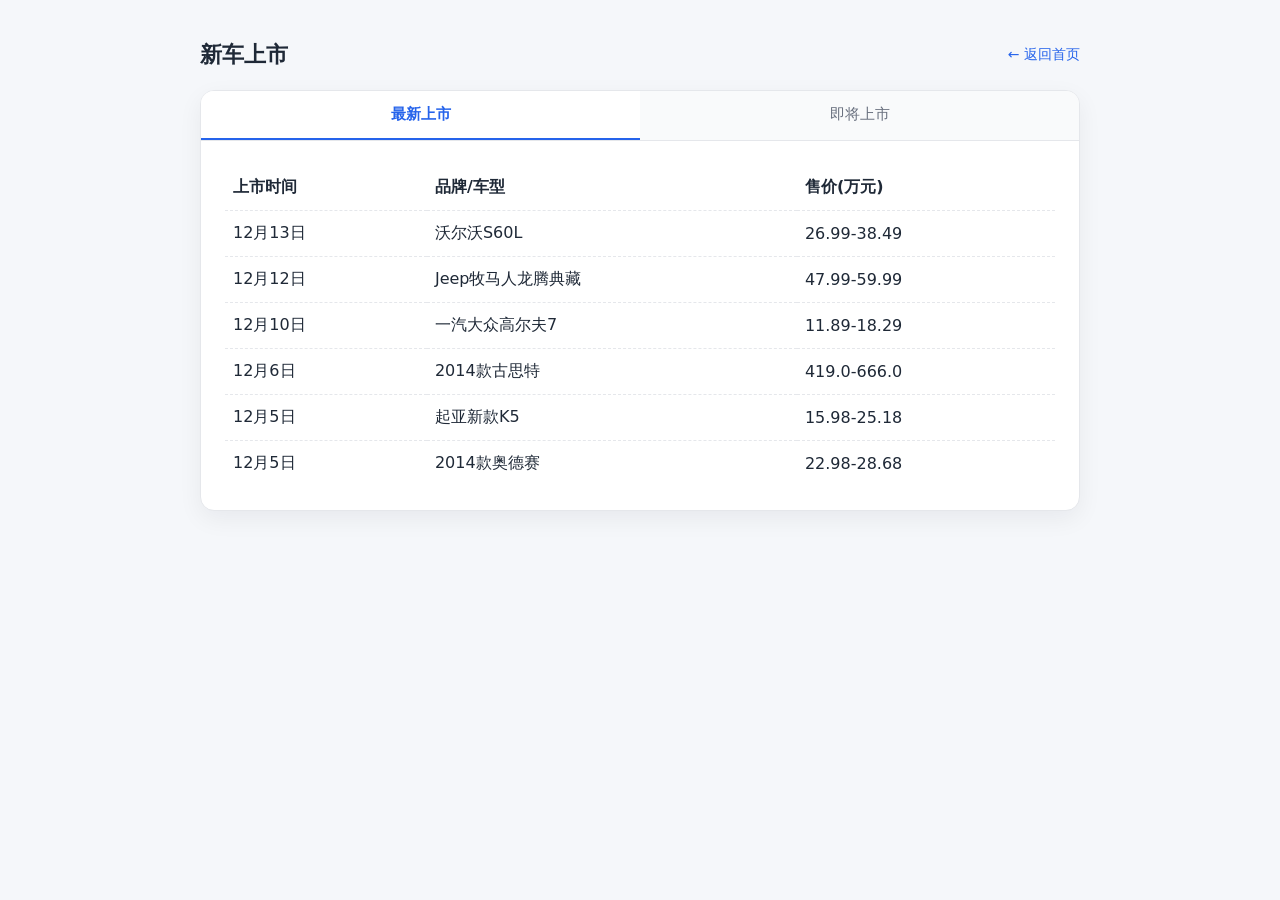
<file: index.html>
<!--
  作者：滕依灵
  建立时间：2026-11-02
  使用模型：DeepSeek-V4.1-Flash
  功能名称及简介：汽车上市选项卡页 —— 最新上市/即将上市两个选项卡切换，默认显示最新上市
-->
<!DOCTYPE html>
<html lang="zh-CN">
<head>
  <meta charset="UTF-8" />
  <meta name="viewport" content="width=device-width, initial-scale=1.0" />
  <title>汽车上市选项卡</title>
  <style>
    /* ===== 基础重置与页面底色 ===== */
    * {
      box-sizing: border-box;
    }

    body {
      margin: 0;
      min-height: 100vh;
      padding: 40px 20px;
      background: #f5f7fa;
      color: #1f2937;
      font-family: "Microsoft YaHei", "PingFang SC", system-ui, sans-serif;
    }

    .tyl_page {
      max-width: 880px;
      margin: 0 auto;
    }

    /* ===== 顶部标题与返回首页链接 ===== */
    .tyl_page__header {
      display: flex;
      align-items: center;
      justify-content: space-between;
      margin-bottom: 20px;
    }

    .tyl_page__title {
      margin: 0;
      font-size: 22px;
      font-weight: 700;
    }

    .tyl_page__back {
      color: #2563eb;
      font-size: 14px;
      text-decoration: none;
    }

    .tyl_page__back:hover {
      text-decoration: underline;
    }

    /* ===== 选项卡容器 ===== */
    .tyl_tabs {
      --tyl-accent: #2563eb;
      --tyl-border: #e5e7eb;
      --tyl-muted: #6b7280;
      background: #ffffff;
      border: 1px solid var(--tyl-border);
      border-radius: 14px;
      overflow: hidden;
      box-shadow: 0 8px 24px rgba(15, 23, 42, 0.06);
    }

    /* ===== 选项卡按钮栏 ===== */
    .tyl_tabs__nav {
      display: flex;
      border-bottom: 1px solid var(--tyl-border);
      background: #f9fafb;
    }

    .tyl_tabs__tab {
      flex: 1;
      padding: 14px 8px;
      border: 0;
      border-bottom: 2px solid transparent;
      background: transparent;
      color: var(--tyl-muted);
      font-size: 15px;
      cursor: pointer;
      transition: color 0.2s, border-color 0.2s, background 0.2s;
    }

    .tyl_tabs__tab:hover {
      color: var(--tyl-accent);
      background: #f3f4f6;
    }

    .tyl_tabs__tab:focus-visible {
      outline: 2px solid var(--tyl-accent);
      outline-offset: -2px;
    }

    /* 选中态：由 js 统一添加 is-active 类 */
    .tyl_tabs__tab.is-active {
      color: var(--tyl-accent);
      border-bottom-color: var(--tyl-accent);
      background: #ffffff;
      font-weight: 600;
    }

    /* ===== 内容面板 ===== */
    .tyl_tabs__panels {
      padding: 24px;
      min-height: 220px;
    }

    /* 表格样式，还原截图布局 */
    .car-table {
      width: 100%;
      border-collapse: collapse;
    }
    .car-table th,
    .car-table td {
      padding: 12px 8px;
      text-align: left;
      border-bottom: 1px dashed var(--tyl-border);
    }
    .car-table th {
      font-weight: 600;
    }
    .car-table tr:last-child td {
      border-bottom: none;
    }

    /* [hidden] 由 js 控制面板显隐，这里保证优先级 */
    .tyl_tabs__panel[hidden] {
      display: none;
    }

    /* ===== 移动端适配 ===== */
    @media (max-width: 560px) {
      body {
        padding: 20px 12px;
      }

      .tyl_tabs__tab {
        padding: 12px 4px;
        font-size: 13px;
      }

      .tyl_tabs__panels {
        padding: 16px;
      }
      .car-table th,
      .car-table td {
        padding: 8px 4px;
        font-size:14px;
      }
    }
  </style>
</head>
<body>
  <div class="tyl_page">
    <header class="tyl_page__header">
      <h1 class="tyl_page__title">新车上市</h1>
      <a class="tyl_page__back" href="index.html">← 返回首页</a>
    </header>

    <!-- 选项卡容器：data-tyl-tabs 标记可复用组件，data-tyl-default 指定默认选中项 -->
    <div class="tyl_tabs" data-tyl-tabs data-tyl-default="new">
      <div class="tyl_tabs__nav" role="tablist" aria-label="新车分类">
        <button class="tyl_tabs__tab" type="button" role="tab" data-tyl-tab="new"
                aria-selected="true" aria-controls="tyl_panel_new">最新上市</button>
        <button class="tyl_tabs__tab" type="button" role="tab" data-tyl-tab="soon"
                aria-selected="false" aria-controls="tyl_panel_soon">即将上市</button>
      </div>

      <div class="tyl_tabs__panels">
        <section class="tyl_tabs__panel" id="tyl_panel_new" role="tabpanel" data-tyl-panel="new">
          <table class="car-table">
            <thead>
              <tr>
                <th>上市时间</th>
                <th>品牌/车型</th>
                <th>售价(万元)</th>
              </tr>
            </thead>
            <tbody>
              <tr>
                <td>12月13日</td>
                <td>沃尔沃S60L</td>
                <td>26.99-38.49</td>
              </tr>
              <tr>
                <td>12月12日</td>
                <td>Jeep牧马人龙腾典藏</td>
                <td>47.99-59.99</td>
              </tr>
              <tr>
                <td>12月10日</td>
                <td>一汽大众高尔夫7</td>
                <td>11.89-18.29</td>
              </tr>
              <tr>
                <td>12月6日</td>
                <td>2014款古思特</td>
                <td>419.0-666.0</td>
              </tr>
              <tr>
                <td>12月5日</td>
                <td>起亚新款K5</td>
                <td>15.98-25.18</td>
              </tr>
              <tr>
                <td>12月5日</td>
                <td>2014款奥德赛</td>
                <td>22.98-28.68</td>
              </tr>
            </tbody>
          </table>
        </section>

        <section class="tyl_tabs__panel" id="tyl_panel_soon" role="tabpanel" data-tyl-panel="soon" hidden>
          <p>即将上市车型信息待更新</p>
        </section>
      </div>
    </div>
  </div>

  <!-- 选项卡逻辑放在 js/tyl-tabs.js，外部引用，可跨页面复用 -->
  <script src="js/tyl-tabs.js"></script>
</body>
</html>
</file>
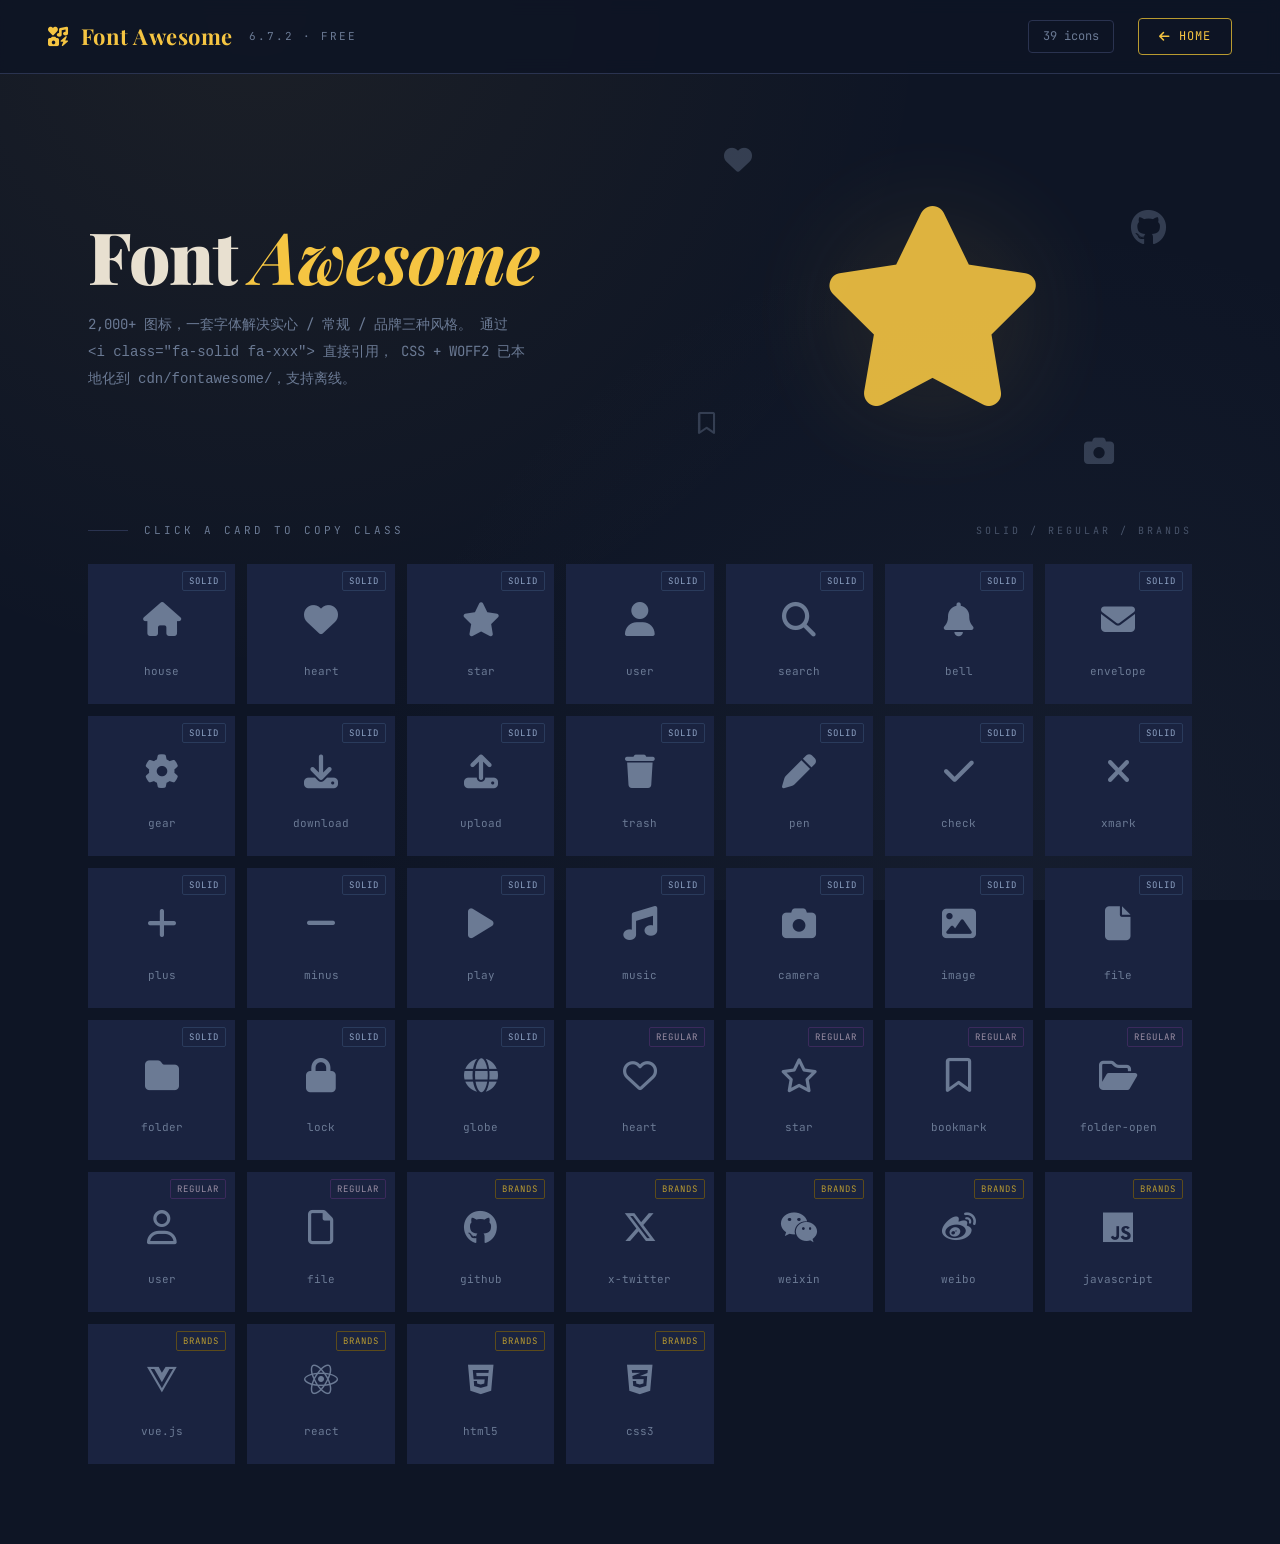
<file: iconfont-1.html>
<!DOCTYPE html>
<html lang="zh-CN">
<head>
    <meta charset="UTF-8">
    <meta name="viewport" content="width=device-width, initial-scale=1.0">
    <title>Font Awesome · Icon Library</title>

    <!-- Font Awesome 本地 CSS -->
    <link rel="stylesheet" href="cdn/fontawesome/css/all.min.css">

    <!-- 字体：Playfair Display 衬线标题 + JetBrains Mono 等宽 label -->
    <link rel="preconnect" href="https://fonts.googleapis.com">
    <link rel="preconnect" href="https://fonts.gstatic.com" crossorigin>
    <link href="https://fonts.googleapis.com/css2?family=Playfair+Display:wght@500;700;900&family=JetBrains+Mono:wght@400;500&display=swap" rel="stylesheet">

    <style>
        /* ========== Design Tokens ========== */
        :root {
            --tyl-bg:        #0E1525;   /* 深夜蓝黑 */
            --tyl-surface:   #1A2340;   /* 面板 */
            --tyl-surface2:  #222C4E;   /* hover 面板 */
            --tyl-accent:    #F5C542;   /* 金黄 */
            --tyl-accent-dim:#B89A30;   /* 金灰 */
            --tyl-text:      #E8E0D0;   /* 暖白正文 */
            --tyl-muted:     #6B7A94;   /* 雾蓝灰辅助 */
            --tyl-border:    #2A3350;   /* 暗边线 */
        }

        /* ========== Reset ========== */
        * { margin: 0; padding: 0; box-sizing: border-box; }
        html { scroll-behavior: smooth; }
        body {
            font-family: "JetBrains Mono", "Microsoft YaHei", sans-serif;
            background-color: var(--tyl-bg);
            color: var(--tyl-text);
            min-height: 100vh;
            line-height: 1.6;
            /* 背景微妙纹理 */
            background-image:
                radial-gradient(circle at 20% 0%, rgba(245,197,66,0.06) 0%, transparent 50%),
                radial-gradient(circle at 80% 100%, rgba(107,122,148,0.08) 0%, transparent 50%);
            background-attachment: fixed;
        }

        /* ========== Navbar ========== */
        .tyl_navbar {
            display: flex;
            align-items: center;
            padding: 18px 48px;
            border-bottom: 1px solid var(--tyl-border);
            backdrop-filter: blur(8px);
            position: sticky;
            top: 0;
            background: rgba(14,21,37,0.85);
            z-index: 100;
        }
        .tyl_navbar-brand {
            display: flex;
            align-items: center;
            gap: 12px;
            font-family: "Playfair Display", serif;
            font-weight: 700;
            font-size: 22px;
            color: var(--tyl-accent);
            letter-spacing: 0.5px;
        }
        .tyl_navbar-brand i { font-size: 20px; }
        .tyl_navbar-brand small {
            font-family: "JetBrains Mono", monospace;
            font-weight: 400;
            font-size: 11px;
            color: var(--tyl-muted);
            letter-spacing: 2px;
            margin-left: 4px;
        }
        .tyl_navbar-spacer { flex: 1; }
        .tyl_navbar-count {
            font-family: "JetBrains Mono", monospace;
            font-size: 12px;
            color: var(--tyl-muted);
            margin-right: 24px;
            padding: 6px 14px;
            border: 1px solid var(--tyl-border);
            border-radius: 4px;
        }

        /* 首页回退按钮——克制的文字链接，不是胶囊按钮 */
        .tyl_home-btn {
            display: inline-flex;
            align-items: center;
            gap: 8px;
            padding: 8px 20px;
            background: transparent;
            color: var(--tyl-accent);
            text-decoration: none;
            border: 1px solid var(--tyl-accent-dim);
            border-radius: 4px;
            font-family: "JetBrains Mono", monospace;
            font-size: 12px;
            letter-spacing: 1px;
            transition: all 0.2s ease;
        }
        .tyl_home-btn:hover {
            background-color: var(--tyl-accent);
            color: var(--tyl-bg);
            border-color: var(--tyl-accent);
        }

        /* ========== Hero ========== */
        .tyl_hero {
            padding: 72px 48px 56px;
            max-width: 1200px;
            margin: 0 auto;
            display: grid;
            grid-template-columns: 1fr 1fr;
            gap: 64px;
            align-items: center;
        }
        .tyl_hero-text h1 {
            font-family: "Playfair Display", serif;
            font-weight: 900;
            font-size: 72px;
            line-height: 1;
            letter-spacing: -1px;
            color: var(--tyl-text);
            margin-bottom: 20px;
        }
        .tyl_hero-text h1 span {
            color: var(--tyl-accent);
            font-style: italic;
            font-weight: 700;
        }
        .tyl_hero-text p {
            font-size: 14px;
            color: var(--tyl-muted);
            max-width: 440px;
            line-height: 1.9;
        }
        .tyl_hero-visual {
            position: relative;
            display: flex;
            justify-content: center;
            align-items: center;
            height: 320px;
        }
        /* 大 FA 图标作为 Hero 主体 */
        .tyl_hero-icon {
            font-size: 200px;
            color: var(--tyl-accent);
            opacity: 0.9;
            filter: drop-shadow(0 0 60px rgba(245,197,66,0.15));
            animation: tyl_pulse 4s ease-in-out infinite;
        }
        @keyframes tyl_pulse {
            0%, 100% { transform: scale(1); }
            50%      { transform: scale(1.04); opacity: 1; }
        }
        /* Hero 角落小装饰 */
        .tyl_hero-deco {
            position: absolute;
            font-size: 28px;
            color: var(--tyl-muted);
            opacity: 0.4;
        }
        .tyl_hero-deco:nth-child(2) { top: 0;    left: 10%;  }
        .tyl_hero-deco:nth-child(3) { top: 20%;  right: 5%;  font-size: 36px; }
        .tyl_hero-deco:nth-child(4) { bottom: 10%; left: 5%;  font-size: 22px; }
        .tyl_hero-deco:nth-child(5) { bottom: 0;   right: 15%; font-size: 30px; }

        /* ========== Section Label ========== */
        .tyl_section-label {
            max-width: 1200px;
            margin: 0 auto 24px;
            padding: 0 48px;
            display: flex;
            align-items: center;
            gap: 16px;
            font-family: "JetBrains Mono", monospace;
            font-size: 11px;
            color: var(--tyl-muted);
            letter-spacing: 3px;
        }
        .tyl_section-label::before {
            content: "";
            width: 40px;
            height: 1px;
            background-color: var(--tyl-border);
        }
        .tyl_section-label::after {
            content: "SOLID / REGULAR / BRANDS";
            margin-left: auto;
            font-size: 10px;
            opacity: 0.6;
        }

        /* ========== Grid ========== */
        .tyl_grid {
            display: grid;
            grid-template-columns: repeat(auto-fill, minmax(130px, 1fr));
            gap: 12px;
            max-width: 1200px;
            margin: 0 auto 80px;
            padding: 0 48px;
        }
        .tyl_card {
            background-color: var(--tyl-surface);
            padding: 28px 8px 20px;
            text-align: center;
            cursor: pointer;
            transition: all 0.25s ease;
            position: relative;
            overflow: hidden;
            /* 细边线而不是圆角卡片感 */
            border: 1px solid transparent;
        }
        .tyl_card:hover {
            background-color: var(--tyl-surface2);
            border-color: var(--tyl-accent-dim);
        }
        .tyl_card:hover .tyl_icon-area {
            color: var(--tyl-accent);
            transform: scale(1.15);
            filter: drop-shadow(0 0 12px rgba(245,197,66,0.3));
        }
        .tyl_card:hover .tyl_icon-label {
            color: var(--tyl-text);
        }
        .tyl_card:hover::after {
            content: "";
            position: absolute;
            top: 0; left: 0; right: 0;
            height: 1px;
            background: linear-gradient(90deg, transparent, var(--tyl-accent), transparent);
        }
        .tyl_card-variant {
            position: absolute;
            top: 6px;
            right: 8px;
            font-family: "JetBrains Mono", monospace;
            font-size: 9px;
            letter-spacing: 1px;
            padding: 2px 6px;
            border-radius: 2px;
        }
        .tyl_card-variant.solid   { color: #8EA3C4; border: 1px solid #2A3B5C; }
        .tyl_card-variant.regular { color: #9A8EA3; border: 1px solid #3B2A5C; }
        .tyl_card-variant.brands  { color: var(--tyl-accent-dim); border: 1px solid #5C4B1A; }

        .tyl_icon-area {
            font-size: 34px;
            color: var(--tyl-muted);
            margin-bottom: 10px;
            transition: all 0.25s ease;
            display: block;
        }
        .tyl_icon-label {
            font-family: "JetBrains Mono", monospace;
            font-size: 11px;
            color: var(--tyl-muted);
            transition: color 0.25s ease;
        }

        /* ========== Tooltip ========== */
        .tyl_tooltip {
            position: fixed;
            bottom: 32px;
            left: 50%;
            transform: translateX(-50%);
            background-color: var(--tyl-surface2);
            color: var(--tyl-accent);
            padding: 10px 24px;
            border-radius: 4px;
            font-family: "JetBrains Mono", monospace;
            font-size: 12px;
            border: 1px solid var(--tyl-accent-dim);
            opacity: 0;
            transition: opacity 0.25s, transform 0.25s;
            pointer-events: none;
            z-index: 999;
            letter-spacing: 1px;
        }
        .tyl_tooltip.show {
            opacity: 1;
            transform: translateX(-50%) translateY(-4px);
        }

        /* ========== Responsive ========== */
        @media (max-width: 768px) {
            .tyl_navbar   { padding: 14px 20px; }
            .tyl_hero     { grid-template-columns: 1fr; padding: 40px 24px; gap: 32px; }
            .tyl_hero-text h1 { font-size: 48px; }
            .tyl_hero-icon   { font-size: 140px; }
            .tyl_section-label, .tyl_grid { padding: 0 24px; }
        }
    </style>
</head>
<body>

    <!-- Navbar -->
    <nav class="tyl_navbar">
        <div class="tyl_navbar-brand">
            <i class="fa-solid fa-icons"></i>
            Font Awesome
            <small>6.7.2 · FREE</small>
        </div>
        <div class="tyl_navbar-spacer"></div>
        <div class="tyl_navbar-count" id="tyl_countLabel">37 icons</div>
        <a class="tyl_home-btn" href="index.html">
            <i class="fa-solid fa-arrow-left"></i>
            HOME
        </a>
    </nav>

    <!-- Hero -->
    <section class="tyl_hero">
        <div class="tyl_hero-text">
            <h1>Font <span>Awesome</span></h1>
            <p>
                2,000+ 图标，一套字体解决实心 / 常规 / 品牌三种风格。
                通过 <code>&lt;i class="fa-solid fa-xxx"&gt;</code> 直接引用，
                CSS + WOFF2 已本地化到 <code>cdn/fontawesome/</code>，支持离线。
            </p>
        </div>
        <div class="tyl_hero-visual">
            <i class="fa-solid fa-star tyl_hero-icon"></i>
            <i class="fa-solid fa-heart tyl_hero-deco"></i>
            <i class="fa-brands fa-github tyl_hero-deco"></i>
            <i class="fa-regular fa-bookmark tyl_hero-deco"></i>
            <i class="fa-solid fa-camera tyl_hero-deco"></i>
        </div>
    </section>

    <!-- Section Label -->
    <div class="tyl_section-label">CLICK A CARD TO COPY CLASS</div>

    <!-- Grid -->
    <section class="tyl_grid" id="tyl_gridFa"></section>

    <!-- Tooltip -->
    <div id="tyl_tooltip" class="tyl_tooltip">COPIED</div>

    <script>
        /* ========== TYL 规则：变量名 tyl_ 开头 ========== */
        const tyl_faIcons = [
            // Solid
            { cls: "fa-solid fa-house",          label: "house",          v: "solid" },
            { cls: "fa-solid fa-heart",          label: "heart",          v: "solid" },
            { cls: "fa-solid fa-star",           label: "star",           v: "solid" },
            { cls: "fa-solid fa-user",           label: "user",           v: "solid" },
            { cls: "fa-solid fa-search",         label: "search",         v: "solid" },
            { cls: "fa-solid fa-bell",           label: "bell",           v: "solid" },
            { cls: "fa-solid fa-envelope",       label: "envelope",       v: "solid" },
            { cls: "fa-solid fa-gear",           label: "gear",           v: "solid" },
            { cls: "fa-solid fa-download",       label: "download",       v: "solid" },
            { cls: "fa-solid fa-upload",         label: "upload",         v: "solid" },
            { cls: "fa-solid fa-trash",          label: "trash",          v: "solid" },
            { cls: "fa-solid fa-pen",            label: "pen",            v: "solid" },
            { cls: "fa-solid fa-check",          label: "check",          v: "solid" },
            { cls: "fa-solid fa-xmark",          label: "xmark",          v: "solid" },
            { cls: "fa-solid fa-plus",           label: "plus",           v: "solid" },
            { cls: "fa-solid fa-minus",          label: "minus",          v: "solid" },
            { cls: "fa-solid fa-play",           label: "play",           v: "solid" },
            { cls: "fa-solid fa-music",          label: "music",          v: "solid" },
            { cls: "fa-solid fa-camera",          label: "camera",          v: "solid" },
            { cls: "fa-solid fa-image",          label: "image",          v: "solid" },
            { cls: "fa-solid fa-file",           label: "file",           v: "solid" },
            { cls: "fa-solid fa-folder",         label: "folder",         v: "solid" },
            { cls: "fa-solid fa-lock",           label: "lock",           v: "solid" },
            { cls: "fa-solid fa-globe",          label: "globe",          v: "solid" },

            // Regular
            { cls: "fa-regular fa-heart",         label: "heart",         v: "regular" },
            { cls: "fa-regular fa-star",          label: "star",          v: "regular" },
            { cls: "fa-regular fa-bookmark",      label: "bookmark",      v: "regular" },
            { cls: "fa-regular fa-folder-open",   label: "folder-open",   v: "regular" },
            { cls: "fa-regular fa-user",          label: "user",          v: "regular" },
            { cls: "fa-regular fa-file",          label: "file",          v: "regular" },

            // Brands
            { cls: "fa-brands fa-github",         label: "github",        v: "brands" },
            { cls: "fa-brands fa-x-twitter",      label: "x-twitter",     v: "brands" },
            { cls: "fa-brands fa-weixin",         label: "weixin",        v: "brands" },
            { cls: "fa-brands fa-weibo",          label: "weibo",         v: "brands" },
            { cls: "fa-brands fa-js",             label: "javascript",    v: "brands" },
            { cls: "fa-brands fa-vuejs",          label: "vue.js",        v: "brands" },
            { cls: "fa-brands fa-react",           label: "react",         v: "brands" },
            { cls: "fa-brands fa-html5",          label: "html5",         v: "brands" },
            { cls: "fa-brands fa-css3-alt",       label: "css3",          v: "brands" },
        ];

        const tyl_grid = document.getElementById("tyl_gridFa");
        const tyl_tooltip = document.getElementById("tyl_tooltip");
        const tyl_countLabel = document.getElementById("tyl_countLabel");
        tyl_countLabel.textContent = `${tyl_faIcons.length} icons`;

        tyl_faIcons.forEach(item => {
            const tyl_card = document.createElement("div");
            tyl_card.className = "tyl_card";
            tyl_card.innerHTML = `
                <span class="tyl_card-variant ${item.v}">${item.v.toUpperCase()}</span>
                <span class="tyl_icon-area"><i class="${item.cls}"></i></span>
                <span class="tyl_icon-label">${item.label}</span>
            `;
            tyl_card.addEventListener("click", () => {
                navigator.clipboard.writeText(item.cls).then(() => {
                    tyl_tooltip.textContent = `COPIED  ${item.cls}`;
                    tyl_tooltip.classList.add("show");
                    setTimeout(() => tyl_tooltip.classList.remove("show"), 1400);
                });
            });
            tyl_grid.appendChild(tyl_card);
        });
    </script>

</body>
</html>
</file>
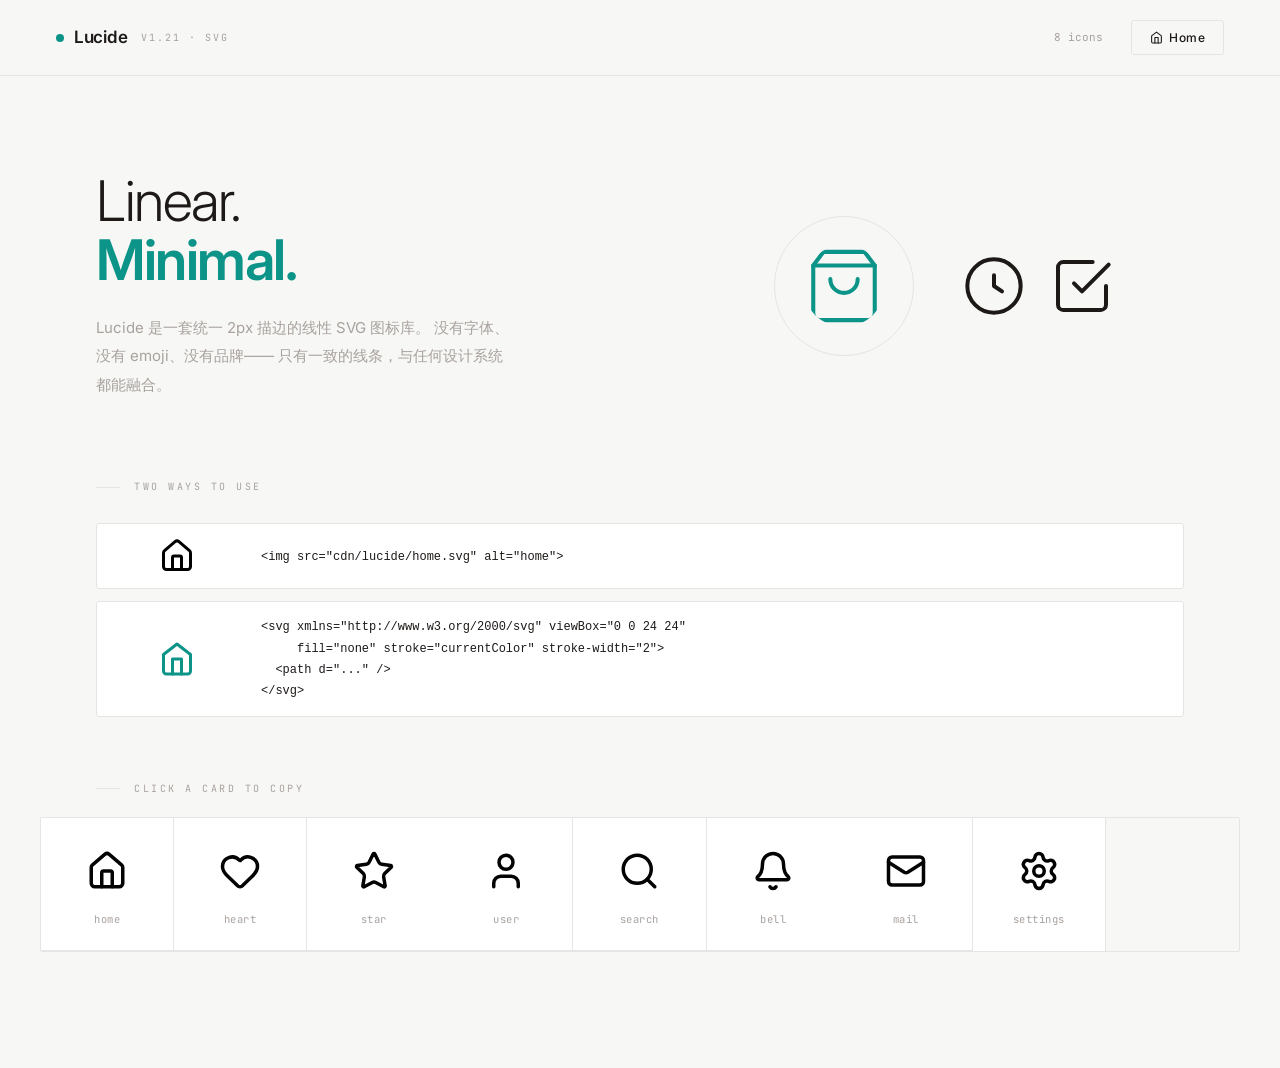
<file: iconfont-2.html>
<!DOCTYPE html>
<html lang="zh-CN">
<head>
    <meta charset="UTF-8">
    <meta name="viewport" content="width=device-width, initial-scale=1.0">
    <title>Lucide · Linear Icon Library</title>

    <!-- 字体：Inter 统一无衬线 + JetBrains Mono 等宽 -->
    <link rel="preconnect" href="https://fonts.googleapis.com">
    <link rel="preconnect" href="https://fonts.gstatic.com" crossorigin>
    <link href="https://fonts.googleapis.com/css2?family=Inter:wght@300;400;500;600&family=JetBrains+Mono:wght@400;500&display=swap" rel="stylesheet">

    <style>
        /* ========== Design Tokens ========== */
        :root {
            --tyl-bg:         #F7F7F5;   /* 暖灰白，不是纯白 */
            --tyl-surface:    #FFFFFF;
            --tyl-surface-hi: #F2F1EE;   /* hover 面 */
            --tyl-accent:     #0D9488;   /* emerald */
            --tyl-accent-dim: #94A3B8;   /* 灰蓝（次要 accent） */
            --tyl-text:       #1C1917;   /* warm near-black */
            --tyl-muted:      #A8A29E;   /* warm gray */
            --tyl-border:     #E7E5E4;   /* warm 淡线 */
        }

        /* ========== Reset ========== */
        * { margin: 0; padding: 0; box-sizing: border-box; }
        html { scroll-behavior: smooth; }
        body {
            font-family: "Inter", "Microsoft YaHei", sans-serif;
            background-color: var(--tyl-bg);
            color: var(--tyl-text);
            min-height: 100vh;
            line-height: 1.6;
            font-weight: 400;
        }

        /* ========== Navbar — 极简上边缘线 ========== */
        .tyl_navbar {
            display: flex;
            align-items: center;
            padding: 20px 56px;
            border-bottom: 1px solid var(--tyl-border);
            background-color: var(--tyl-bg);
        }
        .tyl_navbar-brand {
            display: flex;
            align-items: center;
            gap: 10px;
            font-weight: 600;
            font-size: 17px;
            letter-spacing: -0.3px;
        }
        .tyl_navbar-brand .tyl_dot {
            width: 8px; height: 8px;
            background-color: var(--tyl-accent);
            border-radius: 50%;
        }
        .tyl_navbar-brand small {
            font-family: "JetBrains Mono", monospace;
            font-weight: 400;
            font-size: 10px;
            color: var(--tyl-muted);
            letter-spacing: 2px;
            margin-left: 4px;
            text-transform: uppercase;
        }
        .tyl_navbar-spacer { flex: 1; }
        .tyl_navbar-count {
            font-family: "JetBrains Mono", monospace;
            font-size: 11px;
            color: var(--tyl-muted);
            margin-right: 28px;
        }

        /* 首页回退按钮 — 极简 ghost link */
        .tyl_home-btn {
            display: inline-flex;
            align-items: center;
            gap: 6px;
            padding: 7px 18px;
            background: transparent;
            color: var(--tyl-text);
            text-decoration: none;
            border: 1px solid var(--tyl-border);
            border-radius: 3px;
            font-size: 12px;
            font-weight: 500;
            letter-spacing: 0.5px;
            transition: all 0.2s ease;
        }
        .tyl_home-btn:hover {
            border-color: var(--tyl-accent);
            color: var(--tyl-accent);
        }
        .tyl_home-btn svg { width: 13px; height: 13px; }

        /* ========== Hero — 极简 ========== */
        .tyl_hero {
            padding: 96px 56px 80px;
            max-width: 1200px;
            margin: 0 auto;
            display: grid;
            grid-template-columns: 1fr 1fr;
            gap: 80px;
            align-items: center;
        }
        .tyl_hero-text h1 {
            font-size: 56px;
            font-weight: 300;           /* 轻字重，极简感 */
            letter-spacing: -1.5px;
            line-height: 1.05;
            color: var(--tyl-text);
            margin-bottom: 24px;
        }
        .tyl_hero-text h1 strong {
            font-weight: 600;
            color: var(--tyl-accent);
        }
        .tyl_hero-text p {
            font-size: 15px;
            color: var(--tyl-muted);
            max-width: 420px;
            line-height: 1.9;
        }
        /* Lucide 是描边 SVG，把描边本身当 Hero 主体 */
        .tyl_hero-visual {
            display: flex;
            justify-content: center;
            align-items: center;
            gap: 24px;
            flex-wrap: wrap;
        }
        .tyl_hero-visual svg {
            width: 64px; height: 64px;
            stroke: var(--tyl-text);
            stroke-width: 1.5;
            transition: all 0.3s ease;
        }
        .tyl_hero-visual svg:hover {
            stroke: var(--tyl-accent);
            stroke-width: 2.2;
            transform: scale(1.08);
        }
        /* 大演示图标 */
        .tyl_hero-big {
            width: 140px !important;
            height: 140px !important;
            stroke: var(--tyl-accent) !important;
            stroke-width: 1.2 !important;
            margin: 0 24px;
            padding: 28px;
            border: 1px solid var(--tyl-border);
            border-radius: 50%;
            transition: all 0.3s ease;
        }
        .tyl_hero-big:hover {
            stroke-width: 1.8 !important;
            transform: scale(1.03);
        }

        /* ========== Section ========== */
        .tyl_section {
            max-width: 1200px;
            margin: 0 auto;
            padding: 0 56px;
        }
        .tyl_section-label {
            display: flex;
            align-items: center;
            gap: 14px;
            font-family: "JetBrains Mono", monospace;
            font-size: 10px;
            color: var(--tyl-muted);
            letter-spacing: 2.5px;
            text-transform: uppercase;
            margin-bottom: 28px;
        }
        .tyl_section-label::before {
            content: "";
            width: 24px; height: 1px;
            background-color: var(--tyl-border);
        }

        /* 用法 Demo 区 */
        .tyl_usage-row {
            display: grid;
            grid-template-columns: 120px 1fr;
            gap: 24px;
            margin-bottom: 12px;
            padding: 14px 20px;
            border: 1px solid var(--tyl-border);
            border-radius: 3px;
            background-color: var(--tyl-surface);
            align-items: center;
            transition: border-color 0.2s;
        }
        .tyl_usage-row:hover { border-color: var(--tyl-accent-dim); }
        .tyl_usage-row .tyl_usage-icon {
            display: flex;
            justify-content: center;
            align-items: center;
            height: 100%;
        }
        .tyl_usage-row .tyl_usage-icon svg,
        .tyl_usage-row .tyl_usage-icon img {
            width: 36px; height: 36px;
            stroke: var(--tyl-accent);
        }
        .tyl_usage-row pre {
            font-family: "JetBrains Mono", monospace;
            font-size: 12px;
            color: var(--tyl-text);
            background: transparent;
            line-height: 1.7;
            overflow-x: auto;
            white-space: pre-wrap;
        }

        /* ========== Grid — 极简 ========== */
        .tyl_grid {
            display: grid;
            grid-template-columns: repeat(auto-fill, minmax(120px, 1fr));
            gap: 0;           /* 不用 gap，用边框分隔 */
            margin: 0 auto 120px;
            max-width: 1200px;
            border: 1px solid var(--tyl-border);
            border-radius: 2px;
            overflow: hidden;
        }
        .tyl_card {
            background-color: var(--tyl-surface);
            padding: 32px 12px 22px;
            text-align: center;
            cursor: pointer;
            border-right: 1px solid var(--tyl-border);
            border-bottom: 1px solid var(--tyl-border);
            transition: background-color 0.2s, border-color 0.2s;
        }
        .tyl_card:nth-child(3n)  { border-right: none; }
        .tyl_card:last-child,
        .tyl_card:nth-last-child(1):nth-child(3n+1),
        .tyl_card:nth-last-child(2):nth-child(3n+2) { border-bottom: none; }
        .tyl_card:hover {
            background-color: var(--tyl-surface-hi);
        }
        .tyl_card:hover .tyl_icon-area img {
            /* 改 stroke 颜色 — Lucide SVG 的 stroke 是 currentColor */
            /* 但 img 引用的 SVG 文件 stroke="#292524" 硬编码了，用 filter 改 */
            filter: brightness(0) saturate(100%) invert(44%) sepia(82%) saturate(685%) hue-rotate(147deg) brightness(92%) contrast(97%);
        }
        .tyl_icon-area img {
            width: 42px; height: 42px;
            margin-bottom: 12px;
            transition: filter 0.2s, transform 0.2s;
            /* Lucide SVG 本身是 stroke="#292524"，先通过 CSS filter 统一改深色 */
            filter: brightness(0) saturate(100%) invert(10%) sepia(0%) saturate(0%) hue-rotate(93deg) brightness(10%) contrast(100%);
        }
        .tyl_card:hover .tyl_icon-area img { transform: translateY(-2px); }
        .tyl_icon-label {
            font-family: "JetBrains Mono", monospace;
            font-size: 10.5px;
            color: var(--tyl-muted);
            letter-spacing: 0.5px;
        }
        .tyl_card:hover .tyl_icon-label { color: var(--tyl-accent); }

        /* ========== Tooltip ========== */
        .tyl_tooltip {
            position: fixed;
            bottom: 40px;
            left: 50%;
            transform: translateX(-50%);
            background-color: var(--tyl-text);
            color: var(--tyl-bg);
            padding: 9px 22px;
            font-family: "JetBrains Mono", monospace;
            font-size: 12px;
            border-radius: 2px;
            opacity: 0;
            transition: opacity 0.2s, transform 0.2s;
            pointer-events: none;
            z-index: 999;
            letter-spacing: 0.5px;
        }
        .tyl_tooltip.show {
            opacity: 1;
            transform: translateX(-50%) translateY(-3px);
        }

        /* ========== Responsive ========== */
        @media (max-width: 768px) {
            .tyl_navbar { padding: 16px 24px; }
            .tyl_hero   { grid-template-columns: 1fr; padding: 48px 24px 40px; gap: 40px; }
            .tyl_hero-text h1 { font-size: 40px; }
            .tyl_section { padding: 0 24px; }
            .tyl_grid { grid-template-columns: repeat(2, 1fr); }
            .tyl_card:nth-child(3n) { border-right: 1px solid var(--tyl-border); }
            .tyl_card:nth-child(2n) { border-right: none; }
        }
    </style>
</head>
<body>

    <!-- Navbar -->
    <nav class="tyl_navbar">
        <div class="tyl_navbar-brand">
            <span class="tyl_dot"></span>
            Lucide
            <small>v1.21 · SVG</small>
        </div>
        <div class="tyl_navbar-spacer"></div>
        <div class="tyl_navbar-count" id="tyl_countLabel">8 icons</div>
        <a class="tyl_home-btn" href="index.html">
            <svg xmlns="http://www.w3.org/2000/svg" viewBox="0 0 24 24" fill="none"
                 stroke="currentColor" stroke-width="2" stroke-linecap="round" stroke-linejoin="round">
                <path d="m3 9 9-7 9 7v11a2 2 0 0 1-2 2H5a2 2 0 0 1-2-2z"/>
                <polyline points="9 22 9 12 15 12 15 22"/>
            </svg>
            Home
        </a>
    </nav>

    <!-- Hero -->
    <section class="tyl_hero">
        <div class="tyl_hero-text">
            <h1>Linear.<br><strong>Minimal.</strong></h1>
            <p>
                Lucide 是一套统一 2px 描边的线性 SVG 图标库。
                没有字体、没有 emoji、没有品牌——
                只有一致的线条，与任何设计系统都能融合。
            </p>
        </div>
        <div class="tyl_hero-visual">
            <svg xmlns="http://www.w3.org/2000/svg" viewBox="0 0 24 24" fill="none"
                 stroke="currentColor" stroke-width="2" stroke-linecap="round" stroke-linejoin="round" class="tyl_hero-big">
                <path d="M6 2 3 6v14a2 2 0 0 0 2 2h14a2 2 0 0 0 2-2V6l-3-4Z"/>
                <path d="M3 6h18"/><path d="M16 10a4 4 0 0 1-8 0"/>
            </svg>
            <!-- 周围小装饰，保持极简 -->
            <svg xmlns="http://www.w3.org/2000/svg" viewBox="0 0 24 24" fill="none"
                 stroke="currentColor" stroke-width="1.5" stroke-linecap="round" stroke-linejoin="round">
                <circle cx="12" cy="12" r="10"/><path d="M12 8v4l3 2"/>
            </svg>
            <svg xmlns="http://www.w3.org/2000/svg" viewBox="0 0 24 24" fill="none"
                 stroke="currentColor" stroke-width="1.5" stroke-linecap="round" stroke-linejoin="round">
                <path d="M9 11l3 3L22 4"/>
                <path d="M21 12v7a2 2 0 0 1-2 2H5a2 2 0 0 1-2-2V5a2 2 0 0 1 2-2h11"/>
            </svg>
        </div>
    </section>

    <!-- Usage Demo Section -->
    <section class="tyl_section" style="margin-bottom: 64px;">
        <div class="tyl_section-label">Two ways to use</div>
        <div class="tyl_usage-row">
            <div class="tyl_usage-icon">
                <img src="cdn/lucide/home.svg" alt="home">
            </div>
            <pre><code>&lt;img src="cdn/lucide/home.svg" alt="home"&gt;</code></pre>
        </div>
        <div class="tyl_usage-row">
            <div class="tyl_usage-icon">
                <svg xmlns="http://www.w3.org/2000/svg" viewBox="0 0 24 24" fill="none"
                     stroke="currentColor" stroke-width="2" stroke-linecap="round" stroke-linejoin="round">
                    <path d="m3 9 9-7 9 7v11a2 2 0 0 1-2 2H5a2 2 0 0 1-2-2z"/>
                    <polyline points="9 22 9 12 15 12 15 22"/>
                </svg>
            </div>
<pre><code>&lt;svg xmlns="http://www.w3.org/2000/svg" viewBox="0 0 24 24"
     fill="none" stroke="currentColor" stroke-width="2"&gt;
  &lt;path d="..." /&gt;
&lt;/svg&gt;</code></pre>
        </div>
    </section>

    <!-- Grid -->
    <div class="tyl_section-label" style="max-width: 1200px; margin: 0 auto 20px; padding: 0 56px;">Click a card to copy</div>
    <section class="tyl_grid" id="tyl_gridLucide"></section>

    <!-- Tooltip -->
    <div id="tyl_tooltip" class="tyl_tooltip">Copied</div>

    <script>
        /* ========== TYL 规则：变量名 tyl_ 开头 ========== */
        const tyl_lucideIcons = [
            { name: "home",     label: "home"     },
            { name: "heart",    label: "heart"    },
            { name: "star",     label: "star"     },
            { name: "user",     label: "user"     },
            { name: "search",   label: "search"   },
            { name: "bell",     label: "bell"     },
            { name: "mail",     label: "mail"     },
            { name: "settings", label: "settings" },
        ];

        const tyl_grid = document.getElementById("tyl_gridLucide");
        const tyl_tooltip = document.getElementById("tyl_tooltip");
        const tyl_countLabel = document.getElementById("tyl_countLabel");
        tyl_countLabel.textContent = `${tyl_lucideIcons.length} icons`;

        tyl_lucideIcons.forEach(icon => {
            const tyl_card = document.createElement("div");
            tyl_card.className = "tyl_card";

            const src = `cdn/lucide/${icon.name}.svg`;
            tyl_card.innerHTML = `
                <div class="tyl_icon-area">
                    <img src="${src}" alt="${icon.name}"
                         onerror="this.style.opacity='0.2';this.src='data:image/svg+xml;utf8,<svg xmlns=%22http://www.w3.org/2000/svg%22 viewBox=%220 0 24 24%22 fill=%22none%22 stroke=%22%23ccc%22 stroke-width=%221%22><circle cx=%2212%22 cy=%2212%22 r=%2210%22/><line x1=%2212%22 y1=%228%22 x2=%2212%22 y2=%2212%22/><line x1=%2212%22 y1=%2216%22 x2=%2212.01%22 y2=%2216%22/></svg>'">
                </div>
                <div class="tyl_icon-label">${icon.label}</div>
            `;

            tyl_card.addEventListener("click", () => {
                const tag = `<img src="${src}" alt="${icon.name}">`;
                navigator.clipboard.writeText(tag).then(() => {
                    tyl_tooltip.textContent = `Copied  ${tag}`;
                    tyl_tooltip.classList.add("show");
                    setTimeout(() => tyl_tooltip.classList.remove("show"), 1600);
                });
            });

            tyl_grid.appendChild(tyl_card);
        });
    </script>

</body>
</html>
</file>
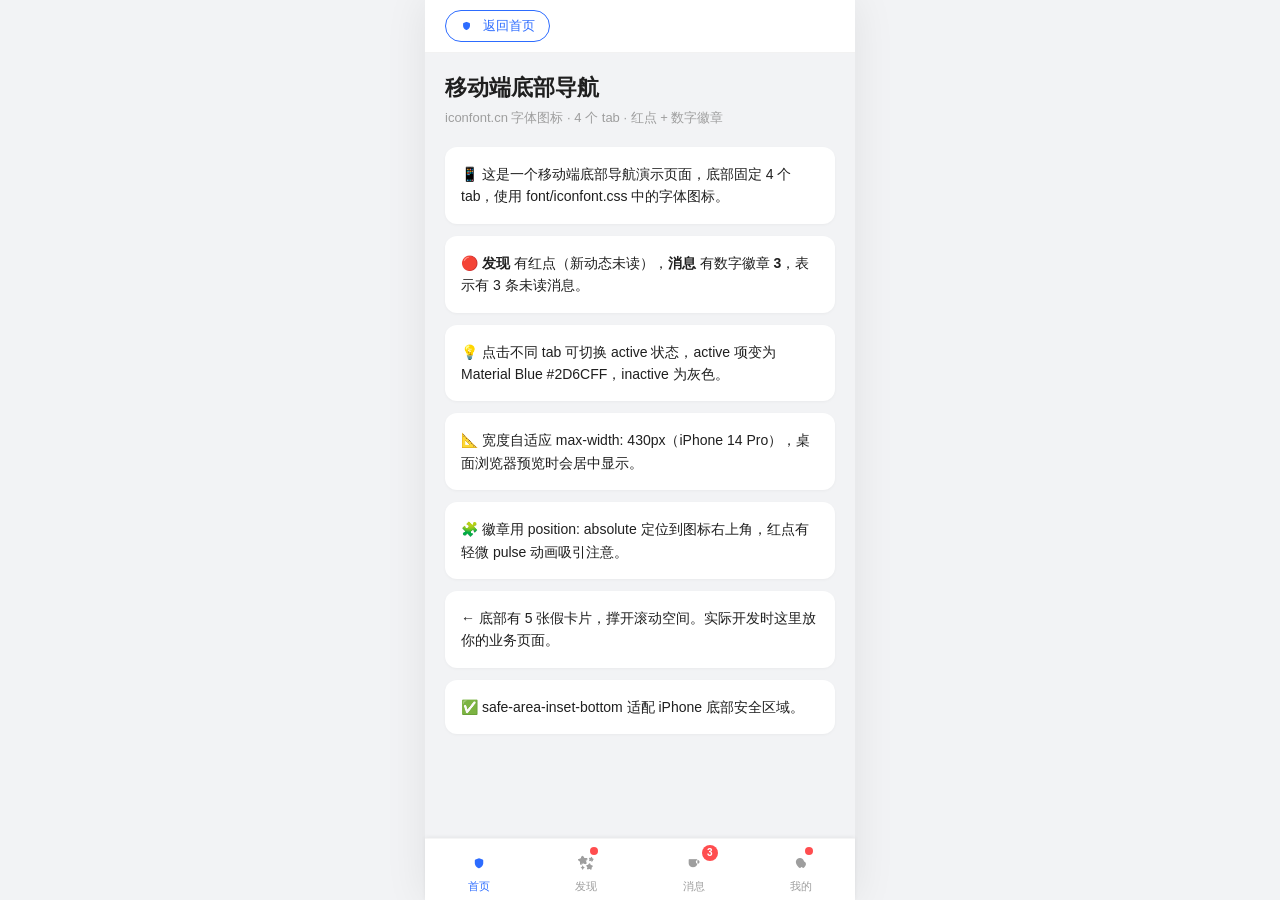
<file: iconfont-3.html>
<!DOCTYPE html>
<html lang="zh-CN">
<head>
    <meta charset="UTF-8">
    <!-- 移动端 viewport：禁止缩放，模拟手机屏幕 -->
    <meta name="viewport" content="width=device-width, initial-scale=1.0, maximum-scale=1.0, user-scalable=no, viewport-fit=cover">
    <meta name="apple-mobile-web-app-capable" content="yes">
    <meta name="apple-mobile-web-app-status-bar-style" content="black-translucent">
    <title>iconfont-3 · 移动端底部导航（字体图标）</title>

    <!-- 首页回退（TYL 规则） -->
    <link rel="stylesheet" href="font/iconfont.css">

    <style>
        /* ========== Design Tokens ========== */
        :root {
            --tyl_bg:         #F2F3F5;   /* Material 浅灰 */
            --tyl_surface:    #FFFFFF;
            --tyl_active:     #2D6CFF;   /* Material Blue */
            --tyl_inactive:   #9E9E9E;
            --tyl_text:       #1F1F1F;
            --tyl_badge:      #FF4D4F;   /* 徽章红 */
            --tyl_badge-bg:   #FF4D4F;
        }

        * { margin: 0; padding: 0; box-sizing: border-box; -webkit-tap-highlight-color: transparent; }

        body {
            font-family: -apple-system, "Segoe UI", "PingFang SC", sans-serif;
            background-color: var(--tyl_bg);
            color: var(--tyl_text);
            min-height: 100vh;
            /* 禁止文字选择，移动端体验 */
            -webkit-user-select: none;
            user-select: none;
        }

        /* ========== 移动端容器 ========== */
        .tyl_mobile-shell {
            max-width: 430px;           /* iPhone 14 Pro 宽度 */
            min-height: 100vh;
            margin: 0 auto;
            background-color: var(--tyl_bg);
            position: relative;
            overflow: hidden;
            /* 桌面端预览时模拟手机外框 */
            box-shadow: 0 0 40px rgba(0,0,0,0.08);
        }

        /* 首页回退按钮 */
        .tyl_home-bar {
            display: flex;
            align-items: center;
            padding: 10px 20px;
            padding-top: calc(env(safe-area-inset-top, 0px) + 10px);
            background-color: var(--tyl_surface);
            border-bottom: 1px solid rgba(0,0,0,0.05);
        }
        .tyl_home-bar a {
            display: inline-flex;
            align-items: center;
            gap: 6px;
            color: var(--tyl_active);
            text-decoration: none;
            font-size: 13px;
            font-weight: 500;
            padding: 6px 14px;
            border: 1px solid var(--tyl_active);
            border-radius: 16px;
            background: transparent;
            transition: background 0.2s, color 0.2s;
        }
        .tyl_home-bar a:hover {
            background-color: var(--tyl_active);
            color: #fff;
        }

        /* ========== 主内容区 ========== */
        .tyl_content {
            padding: 20px 20px 100px;  /* 底部留导航空间 */
            min-height: calc(100vh - 60px);
        }
        .tyl_content-title {
            font-size: 22px;
            font-weight: 600;
            margin-bottom: 6px;
        }
        .tyl_content-sub {
            font-size: 13px;
            color: #9E9E9E;
            margin-bottom: 20px;
        }
        /* 卡片列表，撑开滚动空间 */
        .tyl_content-card {
            background-color: var(--tyl_surface);
            border-radius: 12px;
            padding: 16px;
            margin-bottom: 12px;
            box-shadow: 0 1px 3px rgba(0,0,0,0.04);
            font-size: 14px;
            line-height: 1.6;
        }

        /* ========== 底部导航 ========== */
        .tyl_tabbar {
            position: fixed;
            bottom: 0;
            left: 50%;
            transform: translateX(-50%);
            width: 100%;
            max-width: 430px;
            background-color: var(--tyl_surface);
            display: flex;
            padding-bottom: env(safe-area-inset-bottom, 0px);
            box-shadow: 0 -1px 4px rgba(0,0,0,0.06);
            border-top: 1px solid rgba(0,0,0,0.04);
            z-index: 99;
        }
        .tyl_tabbar-item {
            flex: 1;
            display: flex;
            flex-direction: column;
            align-items: center;
            justify-content: center;
            padding: 10px 0 8px;
            cursor: pointer;
            text-decoration: none;
            color: var(--tyl_inactive);
            transition: color 0.2s;
            position: relative;  /* 徽章定位 */
        }
        .tyl_tabbar-item.tyl_active {
            color: var(--tyl_active);
        }

        /* 图标区域（相对定位，承载徽章） */
        .tyl_tabbar-icon {
            position: relative;
            width: 28px;
            height: 28px;
            display: flex;
            align-items: center;
            justify-content: center;
            margin-bottom: 4px;
            font-size: 26px;  /* iconfont 字体图标大小 */
            line-height: 1;
        }
        /* iconfont 字体 */
        .tyl_tabbar-icon.iconfont {
            font-family: "iconfont" !important;
            font-size: 26px;
            font-style: normal;
            -webkit-font-smoothing: antialiased;
        }

        .tyl_tabbar-label {
            font-size: 11px;
            font-weight: 400;
            line-height: 1;
        }
        .tyl_tabbar-item.tyl_active .tyl_tabbar-label {
            font-weight: 500;
        }

        /* ========== 徽章系统 ========== */

        /* 数字徽章 */
        .tyl_badge {
            position: absolute;
            top: -4px;
            right: -10px;
            min-width: 16px;
            height: 16px;
            padding: 0 4px;
            background-color: var(--tyl_badge);
            color: #fff;
            font-size: 10px;
            font-weight: 600;
            line-height: 16px;
            text-align: center;
            border-radius: 8px;
            box-shadow: 0 0 0 1px var(--tyl_surface);
            font-family: -apple-system, "Helvetica Neue", sans-serif;
        }
        /* 红点徽章（无数字） */
        .tyl_badge-dot {
            position: absolute;
            top: -2px;
            right: 2px;
            width: 8px;
            height: 8px;
            background-color: var(--tyl_badge);
            border-radius: 50%;
            box-shadow: 0 0 0 1.5px var(--tyl_surface);
            animation: tyl_dot-pulse 2s ease-in-out infinite;
        }
        @keyframes tyl_dot-pulse {
            0%, 100% { transform: scale(1); opacity: 1; }
            50%      { transform: scale(1.15); opacity: 0.85; }
        }

        /* ========== Active 指示器（Material 风格 pill） ========== */
        .tyl_tabbar-item.tyl_active {
            /* 底部一个小圆点指示器 */
        }
        .tyl_tabbar-item.tyl_active::after {
            content: "";
            position: absolute;
            bottom: 4px;
            left: 50%;
            transform: translateX(-50%);
            width: 20px;
            height: 3px;
            border-radius: 2px;
            background-color: var(--tyl_active);
            opacity: 0;  /* 默认隐藏，用 label 颜色变化足够 */
        }

        /* ========== 点击波纹 ========== */
        .tyl_tabbar-item:active .tyl_tabbar-icon {
            transform: scale(0.9);
        }
        .tyl_tabbar-icon {
            transition: transform 0.15s;
        }
    </style>
</head>
<body>

    <div class="tyl_mobile-shell">

        <!-- 首页回退 -->
        <div class="tyl_home-bar">
            <a href="index.html"><span class="iconfont icon-a-232_anquan" style="font-size:13px;margin-right:4px;"></span>返回首页</a>
        </div>

        <!-- 主内容区（示意性假数据，让滚动空间完整） -->
        <main class="tyl_content">
            <h2 class="tyl_content-title">移动端底部导航</h2>
            <p class="tyl_content-sub">iconfont.cn 字体图标 · 4 个 tab · 红点 + 数字徽章</p>

            <div class="tyl_content-card">
                📱 这是一个移动端底部导航演示页面，底部固定 4 个 tab，使用 font/iconfont.css 中的字体图标。
            </div>
            <div class="tyl_content-card">
                🔴 <strong>发现</strong> 有红点（新动态未读），<strong>消息</strong> 有数字徽章 <strong>3</strong>，表示有 3 条未读消息。
            </div>
            <div class="tyl_content-card">
                💡 点击不同 tab 可切换 active 状态，active 项变为 Material Blue #2D6CFF，inactive 为灰色。
            </div>
            <div class="tyl_content-card">
                📐 宽度自适应 max-width: 430px（iPhone 14 Pro），桌面浏览器预览时会居中显示。
            </div>
            <div class="tyl_content-card">
                🧩 徽章用 position: absolute 定位到图标右上角，红点有轻微 pulse 动画吸引注意。
            </div>
            <div class="tyl_content-card">
                ← 底部有 5 张假卡片，撑开滚动空间。实际开发时这里放你的业务页面。
            </div>
            <div class="tyl_content-card">
                ✅ safe-area-inset-bottom 适配 iPhone 底部安全区域。
            </div>
        </main>

        <!-- ========== 底部导航核心 ========== -->
        <nav class="tyl_tabbar">

            <!-- 1. 首页 - iconfont -->
            <a class="tyl_tabbar-item tyl_active" data-tab="home" href="javascript:void(0)">
                <div class="tyl_tabbar-icon">
                    <span class="iconfont icon-a-232_anquan"></span>
                </div>
                <span class="tyl_tabbar-label">首页</span>
            </a>

            <!-- 2. 发现 - 带红点 -->
            <a class="tyl_tabbar-item" data-tab="discover" href="javascript:void(0)">
                <div class="tyl_tabbar-icon">
                    <span class="iconfont icon-a-xingxing2"></span>
                    <span class="tyl_badge-dot" aria-label="有新动态"></span>
                </div>
                <span class="tyl_tabbar-label">发现</span>
            </a>

            <!-- 3. 消息 - 带数字徽章 -->
            <a class="tyl_tabbar-item" data-tab="message" href="javascript:void(0)">
                <div class="tyl_tabbar-icon">
                    <span class="iconfont icon-a-232_chaxie"></span>
                    <span class="tyl_badge" aria-label="3 条未读">3</span>
                </div>
                <span class="tyl_tabbar-label">消息</span>
            </a>

            <!-- 4. 我的 - iconfont -->
            <a class="tyl_tabbar-item" data-tab="me" href="javascript:void(0)">
                <div class="tyl_tabbar-icon">
                    <span class="iconfont icon-a-232_dingwei"></span>
                    <span class="tyl_badge-dot" aria-label="有新动态"></span>
                </div>
                <span class="tyl_tabbar-label">我的</span>
            </a>

        </nav>

    </div>

    <script>
        /* ========== TYL 规则 ========== */
        const tyl_tabs = document.querySelectorAll(".tyl_tabbar-item");
        tyl_tabs.forEach(item => {
            item.addEventListener("click", () => {
                tyl_tabs.forEach(t => t.classList.remove("tyl_active"));
                item.classList.add("tyl_active");
            });
        });
    </script>

</body>
</html>
</file>
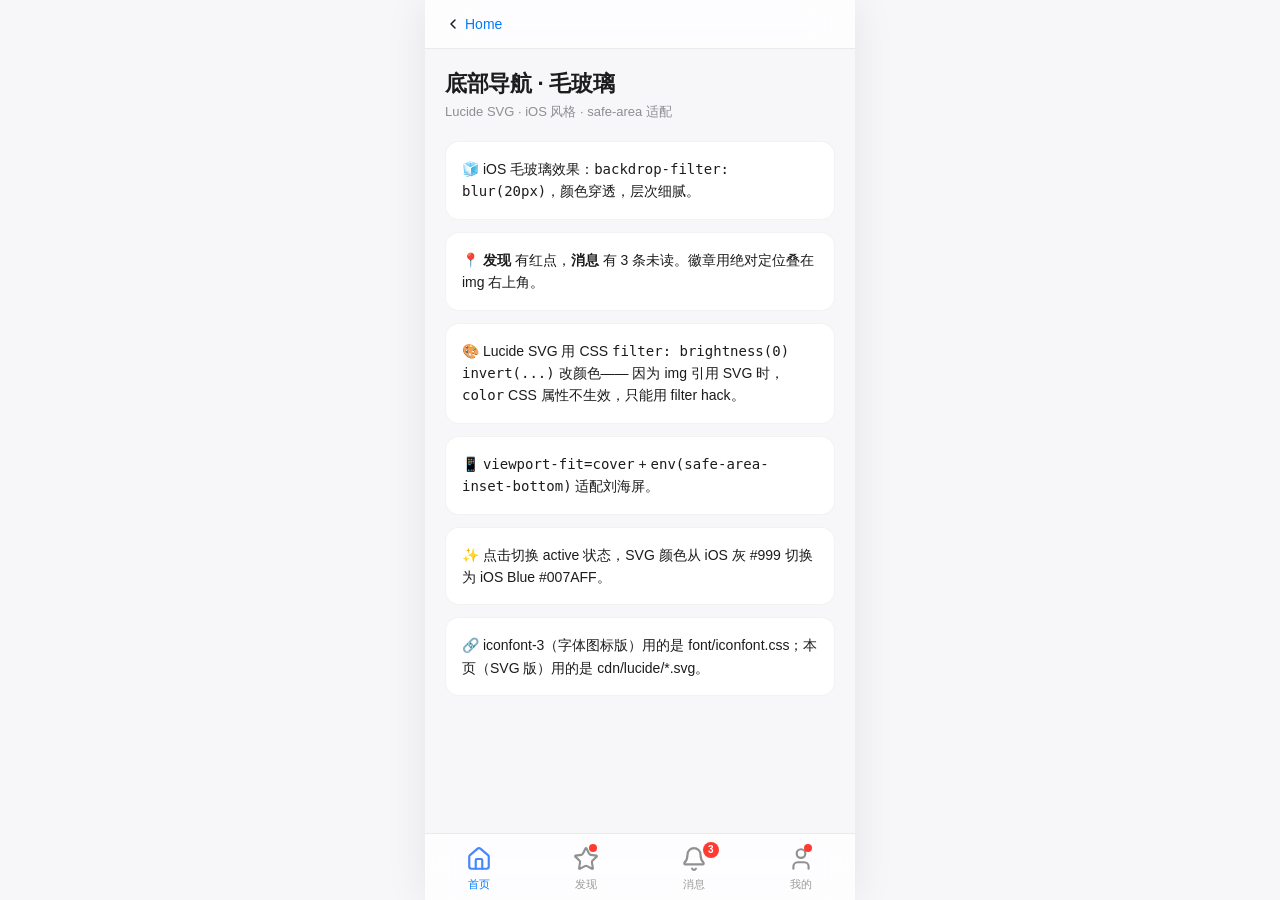
<file: iconfont-4.html>
<!DOCTYPE html>
<html lang="zh-CN">
<head>
    <meta charset="UTF-8">
    <!-- 移动端 viewport -->
    <meta name="viewport" content="width=device-width, initial-scale=1.0, maximum-scale=1.0, user-scalable=no, viewport-fit=cover">
    <meta name="apple-mobile-web-app-capable" content="yes">
    <meta name="apple-mobile-web-app-status-bar-style" content="black-translucent">
    <title>iconfont-4 · 移动端底部导航（SVG 图标）</title>

    <style>
        /* ========== Design Tokens ========== */
        :root {
            --tyl_bg:         #F7F7FA;   /* iOS 浅灰 */
            --tyl_surface:    rgba(255,255,255,0.78);  /* 毛玻璃 */
            --tyl_active:     #007AFF;   /* iOS Blue */
            --tyl_inactive:   #999999;
            --tyl_text:       #1C1C1E;
            --tyl_badge:      #FF3B30;   /* iOS 红 */
            --tyl_badge-text: #FFFFFF;
        }

        * { margin: 0; padding: 0; box-sizing: border-box; -webkit-tap-highlight-color: transparent; }

        body {
            font-family: -apple-system, "SF Pro Text", "PingFang SC", sans-serif;
            background-color: var(--tyl_bg);
            color: var(--tyl_text);
            min-height: 100vh;
            -webkit-user-select: none;
            user-select: none;
        }

        /* ========== 移动端容器 ========== */
        .tyl_mobile-shell {
            max-width: 430px;
            min-height: 100vh;
            margin: 0 auto;
            background-color: var(--tyl_bg);
            position: relative;
            overflow: hidden;
            /* 桌面预览：iPhone 外框感 */
            box-shadow: 0 0 40px rgba(0,0,0,0.08);
        }

        /* 首页回退 */
        .tyl_home-bar {
            display: flex;
            align-items: center;
            padding: 10px 20px;
            padding-top: calc(env(safe-area-inset-top, 0px) + 10px);
            background-color: var(--tyl_surface);
            backdrop-filter: saturate(180%) blur(20px);
            -webkit-backdrop-filter: saturate(180%) blur(20px);
            border-bottom: 0.5px solid rgba(0,0,0,0.08);
        }
        .tyl_home-bar a {
            display: inline-flex;
            align-items: center;
            gap: 4px;
            color: var(--tyl_active);
            text-decoration: none;
            font-size: 14px;
            padding: 6px 0;
            font-weight: 400;
        }

        /* ========== 主内容区 ========== */
        .tyl_content {
            padding: 20px 20px 100px;
            min-height: calc(100vh - 60px);
        }
        .tyl_content-title {
            font-size: 22px;
            font-weight: 600;
            letter-spacing: -0.3px;
            margin-bottom: 4px;
        }
        .tyl_content-sub {
            font-size: 13px;
            color: #8E8E93;
            margin-bottom: 20px;
        }
        /* iOS 风格卡片 */
        .tyl_content-card {
            background-color: #fff;
            border-radius: 14px;
            padding: 16px;
            margin-bottom: 12px;
            font-size: 14px;
            line-height: 1.6;
            border: 0.5px solid rgba(0,0,0,0.05);
        }

        /* ========== 底部导航（iOS 毛玻璃） ========== */
        .tyl_tabbar {
            position: fixed;
            bottom: 0;
            left: 50%;
            transform: translateX(-50%);
            width: 100%;
            max-width: 430px;
            /* iOS 毛玻璃 */
            background-color: var(--tyl_surface);
            backdrop-filter: saturate(180%) blur(20px);
            -webkit-backdrop-filter: saturate(180%) blur(20px);
            display: flex;
            padding-bottom: env(safe-area-inset-bottom, 0px);
            border-top: 0.5px solid rgba(0,0,0,0.08);
            z-index: 99;
        }
        .tyl_tabbar-item {
            flex: 1;
            display: flex;
            flex-direction: column;
            align-items: center;
            justify-content: center;
            padding: 10px 0 8px;
            cursor: pointer;
            text-decoration: none;
            color: var(--tyl_inactive);
            transition: color 0.18s ease;
            position: relative;
        }
        .tyl_tabbar-item.tyl_active {
            color: var(--tyl_active);
        }

        /* 图标容器 */
        .tyl_tabbar-icon {
            position: relative;
            width: 30px;
            height: 30px;
            display: flex;
            align-items: center;
            justify-content: center;
            margin-bottom: 4px;
        }
        /* Lucide SVG 用 img 方式引用 */
        .tyl_tabbar-icon img {
            width: 26px;
            height: 26px;
            /* Lucide SVG 的 stroke="#292524" 硬编码了 */
            /* 默认用 filter 改成 iOS 灰 */
            filter: brightness(0) saturate(100%) invert(64%) sepia(0%) saturate(17%) hue-rotate(170deg) brightness(90%) contrast(87%);
            transition: filter 0.18s ease, transform 0.18s ease;
            display: block;
        }
        .tyl_tabbar-item.tyl_active .tyl_tabbar-icon img {
            /* iOS Blue */
            filter: brightness(0) saturate(100%) invert(42%) sepia(73%) saturate(2000%) hue-rotate(205deg) brightness(103%) contrast(103%);
        }
        .tyl_tabbar-label {
            font-size: 10.5px;
            font-weight: 500;
            letter-spacing: 0.1px;
        }

        /* ========== 徽章系统 ========== */

        /* iOS 数字徽章 — 更圆润的胶囊 */
        .tyl_badge {
            position: absolute;
            top: -2px;
            right: -10px;
            min-width: 16px;
            height: 16px;
            padding: 0 4px;
            background-color: var(--tyl_badge);
            color: var(--tyl_badge-text);
            font-size: 10px;
            font-weight: 700;
            line-height: 16px;
            text-align: center;
            border-radius: 8px;
            /* iOS 徽章不需要外框，毛玻璃自然形成层次 */
            font-family: -apple-system, "SF Pro Text", sans-serif;
            z-index: 1;
        }
        /* iOS 红点 */
        .tyl_badge-dot {
            position: absolute;
            top: 0px;
            right: 4px;
            width: 8px;
            height: 8px;
            background-color: var(--tyl_badge);
            border-radius: 50%;
            z-index: 1;
            /* iOS 红点有微妙的 scale bounce */
            animation: tyl_ios-dot 2s ease-in-out infinite;
        }
        @keyframes tyl_ios-dot {
            0%, 100% { transform: scale(1); }
            50%      { transform: scale(1.2); }
        }

        /* ========== 点击反馈 ========== */
        .tyl_tabbar-item:active .tyl_tabbar-icon img {
            transform: scale(0.88);
        }
    </style>
</head>
<body>

    <div class="tyl_mobile-shell">

        <!-- 首页回退 -->
        <div class="tyl_home-bar">
            <svg xmlns="http://www.w3.org/2000/svg" viewBox="0 0 24 24" fill="none"
                 stroke="currentColor" stroke-width="2.2" stroke-linecap="round" stroke-linejoin="round"
                 width="16" height="16" style="margin-right:4px;">
                <polyline points="15 18 9 12 15 6"/>
            </svg>
            <a href="index.html">Home</a>
        </div>

        <!-- 主内容区 -->
        <main class="tyl_content">
            <h2 class="tyl_content-title">底部导航 · 毛玻璃</h2>
            <p class="tyl_content-sub">Lucide SVG · iOS 风格 · safe-area 适配</p>

            <div class="tyl_content-card">
                🧊 iOS 毛玻璃效果：<code>backdrop-filter: blur(20px)</code>，颜色穿透，层次细腻。
            </div>
            <div class="tyl_content-card">
                📍 <strong>发现</strong> 有红点，<strong>消息</strong> 有 3 条未读。徽章用绝对定位叠在 img 右上角。
            </div>
            <div class="tyl_content-card">
                🎨 Lucide SVG 用 CSS <code>filter: brightness(0) invert(...)</code> 改颜色——
                因为 img 引用 SVG 时，<code>color</code> CSS 属性不生效，只能用 filter hack。
            </div>
            <div class="tyl_content-card">
                📱 <code>viewport-fit=cover</code> + <code>env(safe-area-inset-bottom)</code> 适配刘海屏。
            </div>
            <div class="tyl_content-card">
                ✨ 点击切换 active 状态，SVG 颜色从 iOS 灰 #999 切换为 iOS Blue #007AFF。
            </div>
            <div class="tyl_content-card">
                🔗 iconfont-3（字体图标版）用的是 font/iconfont.css；本页（SVG 版）用的是 cdn/lucide/*.svg。
            </div>
        </main>

        <!-- ========== 底部导航 ========== -->
        <nav class="tyl_tabbar">

            <!-- 1. 首页 -->
            <a class="tyl_tabbar-item tyl_active" data-tab="home" href="javascript:void(0)">
                <div class="tyl_tabbar-icon">
                    <img src="cdn/lucide/home.svg" alt="home">
                </div>
                <span class="tyl_tabbar-label">首页</span>
            </a>

            <!-- 2. 发现 · 红点 -->
            <a class="tyl_tabbar-item" data-tab="discover" href="javascript:void(0)">
                <div class="tyl_tabbar-icon">
                    <img src="cdn/lucide/star.svg" alt="discover">
                    <span class="tyl_badge-dot" aria-label="有新动态"></span>
                </div>
                <span class="tyl_tabbar-label">发现</span>
            </a>

            <!-- 3. 消息 · 数字徽章 -->
            <a class="tyl_tabbar-item" data-tab="message" href="javascript:void(0)">
                <div class="tyl_tabbar-icon">
                    <img src="cdn/lucide/bell.svg" alt="message">
                    <span class="tyl_badge" aria-label="3 条未读">3</span>
                </div>
                <span class="tyl_tabbar-label">消息</span>
            </a>

            <!-- 4. 我的 · 红点 -->
            <a class="tyl_tabbar-item" data-tab="me" href="javascript:void(0)">
                <div class="tyl_tabbar-icon">
                    <img src="cdn/lucide/user.svg" alt="me">
                    <span class="tyl_badge-dot" aria-label="有新动态"></span>
                </div>
                <span class="tyl_tabbar-label">我的</span>
            </a>

        </nav>

    </div>

    <script>
        /* ========== TYL 规则 ========== */
        const tyl_tabs = document.querySelectorAll(".tyl_tabbar-item");
        tyl_tabs.forEach(item => {
            item.addEventListener("click", () => {
                tyl_tabs.forEach(t => t.classList.remove("tyl_active"));
                item.classList.add("tyl_active");
            });
        });
    </script>

</body>
</html>
</file>
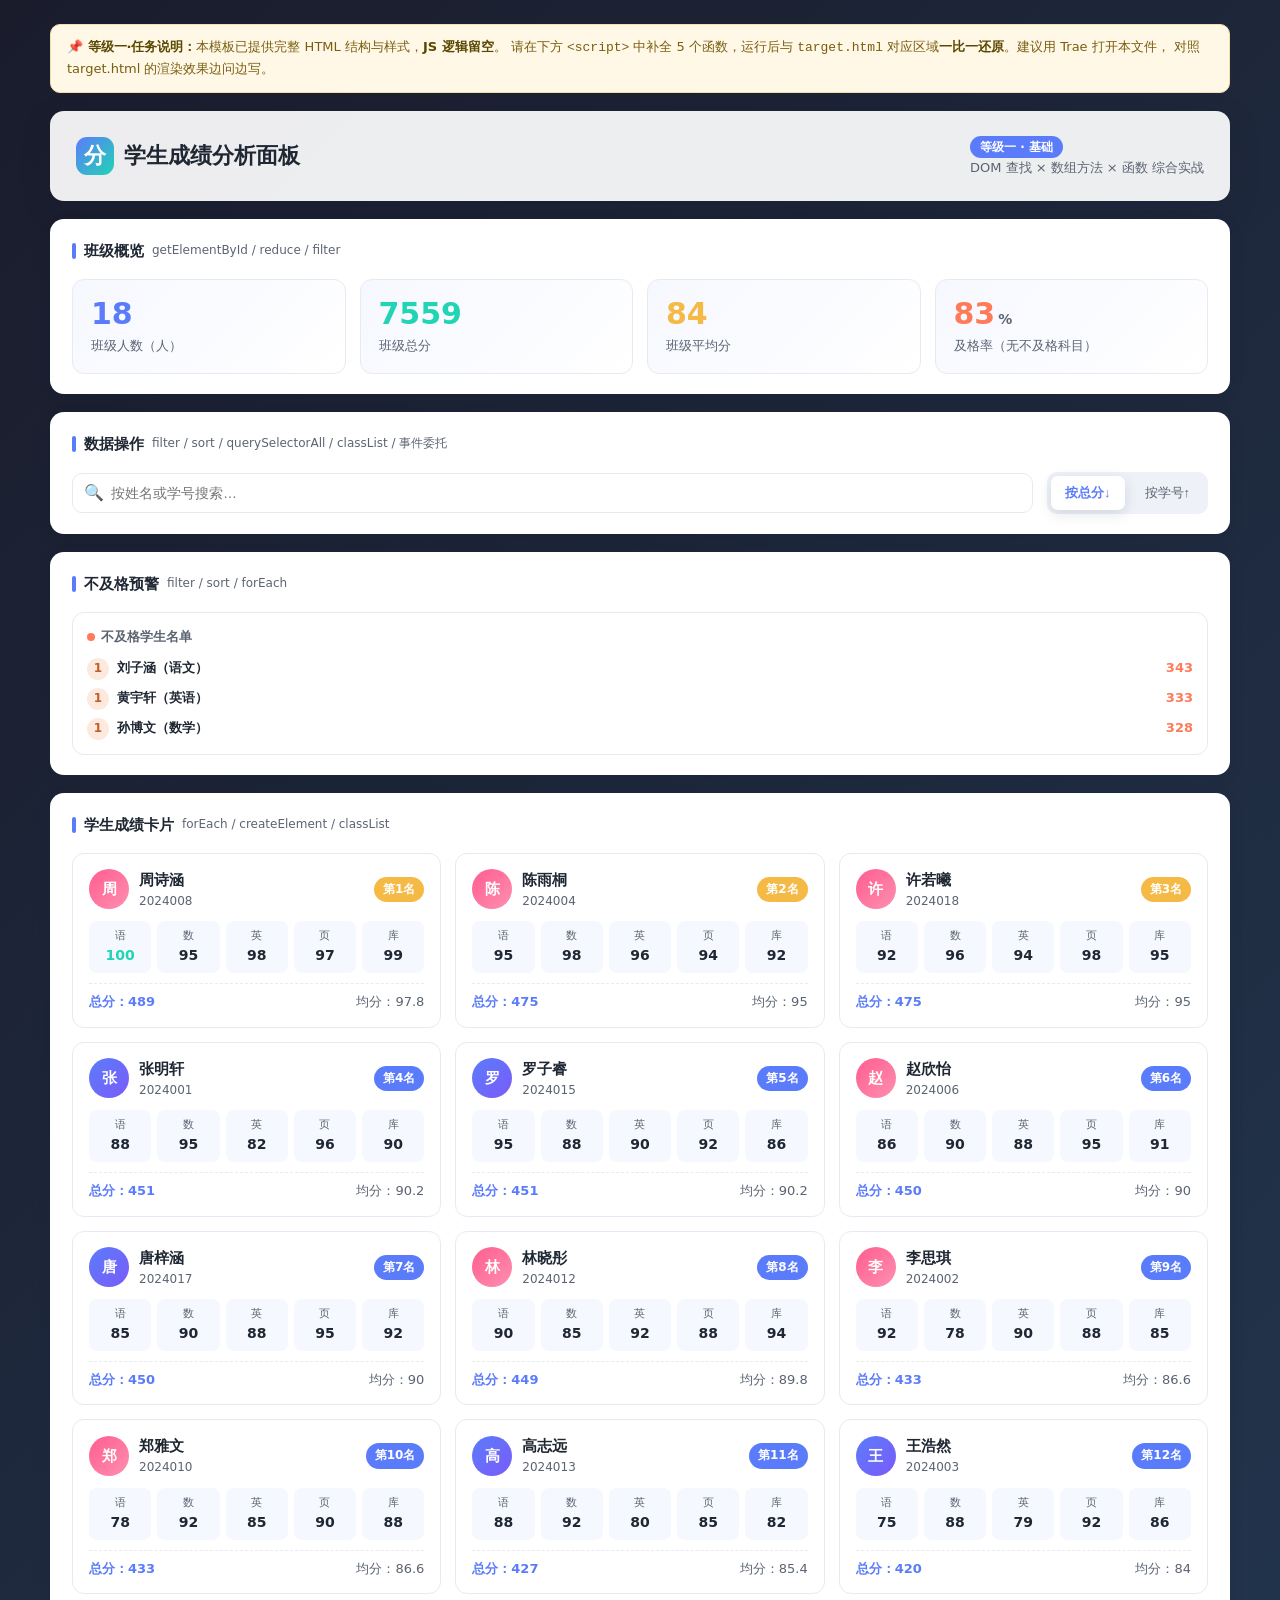
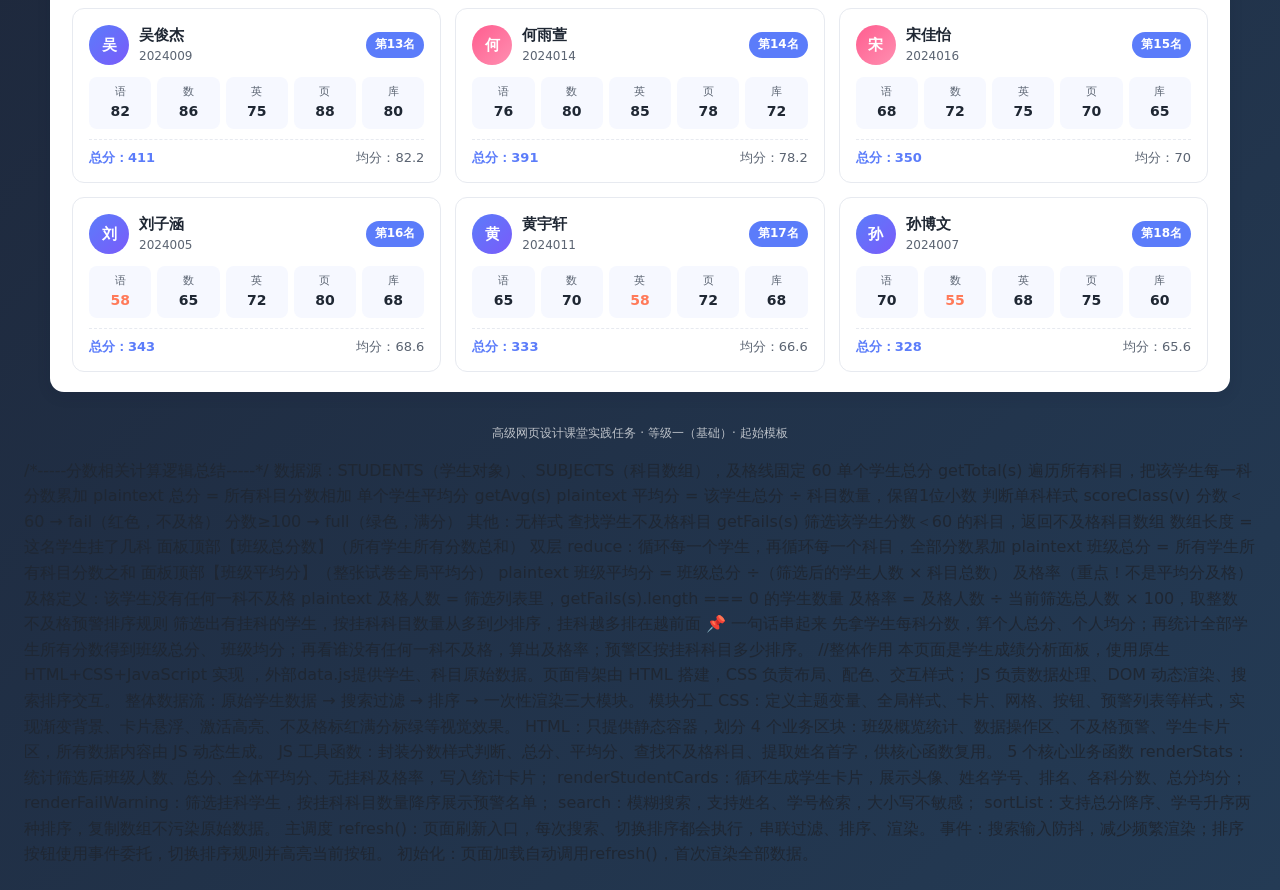
<file: starter-level1-tyl-330.html>
<!DOCTYPE html>
<html lang="zh-CN">
<head>
<meta charset="UTF-8">
<meta name="viewport" content="width=device-width, initial-scale=1.0">
<title>学生成绩分析面板 · 等级一（起始模板）</title>
<style>
  /* 样式变量：统一管理颜色、圆角、阴影等主题参数，方便全局修改 */
  :root{
    --bg-1:#1a1c2c; --bg-2:#243b55;
    --card:#ffffff; --card-soft:rgba(255,255,255,.92);
    --ink:#1f2733; --ink-soft:#5b6472; --line:#e7eaf0;
    --primary:#5b7cfa; --primary-d:#3f5fd9;
    --accent:#21d4b4; --warn:#ff7a59; --gold:#f5b945; --rose:#ff5d8f;
    --radius:14px; --shadow:0 10px 30px rgba(20,28,48,.18);
    --shadow-sm:0 4px 14px rgba(20,28,48,.12);
  }
  /* 全局盒模型重置，清除默认内外边距 */
  *{box-sizing:border-box;margin:0;padding:0}
  /* 页面主体：渐变背景、基础字体、最小高度、内边距 */
  body{font-family:"PingFang SC","Microsoft YaHei","Segoe UI",system-ui,sans-serif;
    background:linear-gradient(135deg,var(--bg-1),var(--bg-2));min-height:100vh;color:var(--ink);line-height:1.6;padding:24px}
  /* 内容容器：限制最大宽度，实现页面居中 */
  .wrap{max-width:1180px;margin:0 auto}
  /* 头部标题栏样式：弹性布局、圆角、阴影、自动换行 */
  header.head{background:var(--card-soft);border-radius:var(--radius);padding:22px 26px;box-shadow:var(--shadow);display:flex;align-items:center;justify-content:space-between;flex-wrap:wrap;gap:12px;margin-bottom:18px}
  .head h1{font-size:22px;display:flex;align-items:center;gap:10px}
  .head h1 .logo{width:38px;height:38px;border-radius:11px;flex:none;background:linear-gradient(135deg,var(--primary),var(--accent));display:grid;place-items:center;color:#fff;font-weight:700}
  .head .sub{color:var(--ink-soft);font-size:13px}
  /* 等级标签样式 */
  .tag-level{font-size:12px;font-weight:700;color:#fff;background:var(--primary);padding:4px 10px;border-radius:20px}
  /* 功能区块容器：白色卡片、圆角、阴影、下边距 */
  section.block{background:var(--card);border-radius:var(--radius);padding:20px 22px;box-shadow:var(--shadow-sm);margin-bottom:18px}
  /* 区块标题样式，左侧带蓝色竖线标识 */
  .block-title{font-size:15px;font-weight:700;display:flex;align-items:center;gap:8px;margin-bottom:16px;color:var(--ink)}
  .block-title::before{content:"";width:4px;height:16px;border-radius:3px;background:var(--primary)}
  .block-title .hint{font-weight:400;color:var(--ink-soft);font-size:12px}
  /* 统计卡片网格：4列等宽布局 */
  .stat-grid{display:grid;grid-template-columns:repeat(4,1fr);gap:14px}
  .stat-card{background:linear-gradient(135deg,#f6f8ff,#fff);border:1px solid var(--line);border-radius:12px;padding:16px 18px;position:relative;overflow:hidden}
  .stat-card .stat-value{font-size:30px;font-weight:800;color:var(--primary);line-height:1.2}
  .stat-card .stat-label{font-size:13px;color:var(--ink-soft);margin-top:4px}
  .stat-card .stat-unit{font-size:14px;color:var(--ink-soft);font-weight:600;margin-left:3px}
  /* 不同类型统计卡片文字颜色 */
  .stat-card.accent .stat-value{color:var(--accent)}
  .stat-card.warn .stat-value{color:var(--warn)}
  .stat-card.gold .stat-value{color:var(--gold)}
  /* 控制区：搜索框+排序按钮，弹性自动换行 */
  .controls{display:flex;flex-wrap:wrap;gap:14px;align-items:center;justify-content:space-between}
  .search-box{position:relative;flex:1;min-width:220px}
  .search-box input{width:100%;padding:11px 14px 11px 38px;border:1px solid var(--line);border-radius:10px;font-size:14px;outline:none;transition:border-color .2s}
  .search-box input:focus{border-color:var(--primary)}
  .search-box .ico{position:absolute;left:12px;top:50%;transform:translateY(-50%);color:var(--ink-soft)}
  /* 排序按钮组样式，激活按钮高亮 */
  .btn-group{display:flex;gap:6px;background:#eef1f7;padding:4px;border-radius:10px}
  .btn-group button{border:none;background:transparent;padding:8px 14px;border-radius:7px;font-size:13px;color:var(--ink-soft);cursor:pointer;transition:all .18s}
  .btn-group button.active{background:#fff;color:var(--primary);font-weight:700;box-shadow:var(--shadow-sm)}
  /* 不及格预警榜单布局 */
  .rank-grid{display:grid;grid-template-columns:1fr;gap:14px}
  .rank-card{border:1px solid var(--line);border-radius:12px;padding:14px;background:#fff}
  .rank-card h4{font-size:13px;color:var(--ink-soft);margin-bottom:10px;display:flex;align-items:center;gap:6px}
  .rank-card h4 .dot{width:8px;height:8px;border-radius:50%;background:var(--primary)}
  .rank-card.fail h4 .dot{background:var(--warn)}
  .rank-list{display:flex;flex-direction:column;gap:8px}
  .rank-row{display:flex;align-items:center;justify-content:space-between;font-size:13px}
  .rank-row .rk{width:22px;height:22px;border-radius:50%;flex:none;display:grid;place-items:center;font-weight:700;font-size:12px}
  .rank-row .rk{background:#fde9dd;color:#c0602a}
  .rank-row .nm{flex:1;margin:0 8px;font-weight:600}
  .rank-row .vl{font-weight:700;color:var(--warn)}
  /* 空数据提示样式 */
  .empty{color:var(--ink-soft);font-size:13px;font-style:italic;text-align:center;padding:10px 0}
  /* 学生卡片网格：自动填充，最小宽度320px */
  .student-grid{display:grid;grid-template-columns:repeat(auto-fill,minmax(320px,1fr));gap:14px}
  .student-card{border:1px solid var(--line);border-radius:12px;padding:14px 16px;background:#fff;transition:transform .18s,box-shadow .18s;cursor:pointer}
  .student-card:hover{transform:translateY(-2px);box-shadow:var(--shadow-sm)}
  .student-card .hd{display:flex;align-items:center;gap:10px;margin-bottom:10px}
  .avatar{width:40px;height:40px;border-radius:50%;flex:none;display:grid;place-items:center;font-weight:700;color:#fff;font-size:15px}
  .avatar.boy{background:linear-gradient(135deg,#5b7cfa,#7a5bfa)}
  .avatar.girl{background:linear-gradient(135deg,#ff5d8f,#ff8fb1)}
  .student-card .name{font-weight:700;font-size:15px}
  .student-card .meta{font-size:12px;color:var(--ink-soft)}
  .student-card .rank-badge{margin-left:auto;font-size:12px;font-weight:700;color:#fff;background:var(--primary);padding:3px 9px;border-radius:20px}
  .student-card .rank-badge.gold{background:var(--gold)}
  .score-grid{display:grid;grid-template-columns:repeat(5,1fr);gap:6px;margin-bottom:10px}
  .score-item{text-align:center;background:#f6f8ff;border-radius:8px;padding:6px 2px}
  .score-item .sbj{font-size:11px;color:var(--ink-soft)}
  .score-item .val{font-size:14px;font-weight:700}
  .score-item .val.fail{color:var(--warn)}
  .score-item .val.full{color:var(--accent)}
  .student-card .ft{display:flex;align-items:center;justify-content:space-between;border-top:1px dashed var(--line);padding-top:8px;font-size:13px}
  .student-card .ft .total{font-weight:800;color:var(--primary)}
  .student-card .ft .avg{color:var(--ink-soft)}
  footer.foot{text-align:center;color:rgba(255,255,255,.7);font-size:12px;padding:14px 0}
  /* 等级任务提示框 */
  .task-note{background:#fff8e6;border:1px solid #f3e0a8;color:#7a5d10;border-radius:10px;padding:12px 16px;font-size:13px;margin-bottom:18px}
  .task-note b{color:#5a4700}
</style>
</head>
<body>
<div class="wrap">

  <!-- 任务提示（完成后可删除）-->
  <div class="task-note">
    <b>📌 等级一·任务说明：</b>本模板已提供完整 HTML 结构与样式，<b>JS 逻辑留空</b>。
    请在下方 <code>&lt;script&gt;</code> 中补全 5 个函数，运行后与
    <code>target.html</code> 对应区域<b>一比一还原</b>。建议用 Trae 打开本文件，
    对照 target.html 的渲染效果边问边写。
  </div>

  <!-- 页面头部：标题、等级标签 -->
  <header class="head">
    <h1><span class="logo">分</span>学生成绩分析面板</h1>
    <div>
      <span class="tag-level">等级一 · 基础</span>
      <div class="sub">DOM 查找 × 数组方法 × 函数 综合实战</div>
    </div>
  </header>

  <!-- 区域1：统计卡片容器，用来放班级概览数据 -->
  <section class="block">
    <div class="block-title">班级概览 <span class="hint">getElementById / reduce / filter</span></div>
    <div class="stat-grid">
      <div class="stat-card"><div class="stat-value" id="statCount">0</div><div class="stat-label">班级人数（人）</div></div>
      <div class="stat-card accent"><div class="stat-value" id="statTotalScore">0</div><div class="stat-label">班级总分</div></div>
      <div class="stat-card gold"><div class="stat-value" id="statAvgScore">0</div><div class="stat-label">班级平均分</div></div>
      <div class="stat-card warn"><div class="stat-value" id="statPassRate">0<span class="stat-unit">%</span></div><div class="stat-label">及格率（无不及格科目）</div></div>
    </div>
  </section>

  <!-- 区域2：控制区容器，搜索框、排序按钮 -->
  <section class="block">
    <div class="block-title">数据操作 <span class="hint">filter / sort / querySelectorAll / classList / 事件委托</span></div>
    <div class="controls">
      <div class="search-box">
        <span class="ico">🔍</span>
        <input type="text" id="searchInput" placeholder="按姓名或学号搜索…">
      </div>
      <div class="btn-group" id="sortBtns">
        <button class="active" data-sort="total">按总分↓</button>
        <button data-sort="id">按学号↑</button>
      </div>
    </div>
  </section>

  <!-- 区域3：不及格预警榜单容器 -->
  <section class="block">
    <div class="block-title">不及格预警 <span class="hint">filter / sort / forEach</span></div>
    <div class="rank-grid">
      <div class="rank-card fail">
        <h4><span class="dot"></span>不及格学生名单</h4>
        <div class="rank-list" id="failWarningList"></div>
      </div>
    </div>
  </section>

  <!-- 区域4：学生卡片列表容器，动态生成学生卡片 -->
  <section class="block">
    <div class="block-title">学生成绩卡片 <span class="hint">forEach / createElement / classList</span></div>
    <div class="student-grid" id="studentList"></div>
  </section>

  <!-- 页脚文字 -->
  <footer class="foot">高级网页设计课堂实践任务 · 等级一（基础）· 起始模板</footer>
</div>

<!-- 外部数据文件，提供全局 STUDENTS学生数组、SUBJECTS科目数组 -->
<script src="data.js"></script>
<script>
/* ============================================================
 * 等级一（基础）· 起始模板
 * 在下方补全函数实现，运行后与 target.html 一比一还原
 * 数据来源：window.STUDENTS / window.SUBJECTS（见 data.js）
 * ============================================================ */
(function () {
  "use strict";
  // 接收全局数据，学生数组、科目数组
  const STUDENTS = window.STUDENTS;
  const SUBJECTS = window.SUBJECTS;

  const PASS_LINE = 60;        // 及格分数线：60分
  const EXCELLENT_AVG = 85;    // 优秀线，等级一暂不使用

  /* ---------- 工具函数：供核心函数调用，辅助计算 ---------- */
  // 根据分数返回样式类：不及格fail标红，满分full标绿，其余空
  function scoreClass(v) {
    if (v < PASS_LINE) return "fail";
    if (v >= 100) return "full";
    return "";
  }

  // 计算单个学生总分：遍历所有科目累加分数
  function getTotal(s) {
    return SUBJECTS.reduce((sum, sub) => sum + s[sub.key], 0);
  }

  // 计算单个学生平均分，保留1位小数
  function getAvg(s) {
    return Math.round(getTotal(s) / SUBJECTS.length * 10) / 10;
  }

  // 获取该学生所有不及格科目，返回科目数组
  function getFails(s) {
    return SUBJECTS.filter(sub => s[sub.key] < PASS_LINE);
  }

  // 获取学生姓名第一个字，用于头像展示
  function firstName(s) {
    return s.name.charAt(0);
  }


  /* ============ 以下 5 个为本等级必做核心函数 ============ */

  /* ① renderStats：渲染顶部统计卡片
  入参list：经过搜索、排序过滤后的学生数组
  功能：计算人数、班级总分、全体平均分、无挂科学生及格率，写入DOM
  及格规则：没有任何一科不及格才算及格，不是平均分及格
  */
  function renderStats(list) {
    const count = list.length;
    // 双层reduce：累加所有学生所有科目分数，得到班级总分
    const totalScore = list.reduce((sum, stu) => {
      return sum + SUBJECTS.reduce((s, sub) => s + stu[sub.key], 0);
    }, 0);
    // 所有试卷平均分：总分数 ÷（人数 × 科目数量）
    const avgScore = Math.round(totalScore / (count * SUBJECTS.length) * 10) / 10;
    // 筛选没有任何不及格科目的学生
    const passCount = list.filter(s => getFails(s).length === 0).length;
    // 及格率百分比，取整数
    const passRate = count === 0 ? 0 : Math.round(passCount / count * 100);

    document.getElementById("statCount").textContent = count;
    document.getElementById("statTotalScore").textContent = totalScore;
    document.getElementById("statAvgScore").textContent = avgScore;
    // 修改数字部分，保留后面%符号
    document.getElementById("statPassRate").firstChild.textContent = passRate;
  }


  /* ② renderStudentCards：渲染学生成绩卡片
  入参list：过滤排序后的学生数组
  功能：遍历学生数组，用createElement动态生成卡片DOM，包含头像、姓名学号、排名、各科分数、总分均分
  排名为当前列表中的序号+1，前三名徽章gold样式
  */
  function renderStudentCards(list) {
    const container = document.getElementById("studentList");
    container.innerHTML = "";
    list.forEach((s, index) => {
      const rank = index + 1;
      const card = document.createElement("div");
      card.className = "student-card";
      card.setAttribute("data-id", s.id);

      // 卡片头部：头像、姓名、学号、排名徽章
      const hd = document.createElement("div");
      hd.className = "hd";

      const avatar = document.createElement("div");
      avatar.className = "avatar " + (s.gender === "男" ? "boy" : "girl");
      avatar.textContent = firstName(s);

      const infoWrap = document.createElement("div");
      const nameEl = document.createElement("div");
      nameEl.className = "name";
      nameEl.textContent = s.name;
      const metaEl = document.createElement("div");
      metaEl.className = "meta";
      metaEl.textContent = s.id;
      infoWrap.appendChild(nameEl);
      infoWrap.appendChild(metaEl);

      const badge = document.createElement("div");
      badge.className = "rank-badge";
      if(rank <= 3) badge.classList.add("gold");
      badge.textContent = `第${rank}名`;

      hd.appendChild(avatar);
      hd.appendChild(infoWrap);
      hd.appendChild(badge);

      // 各科分数网格，循环科目生成单科格子
      const scoreGrid = document.createElement("div");
      scoreGrid.className = "score-grid";
      SUBJECTS.forEach(sub => {
        const item = document.createElement("div");
        item.className = "score-item";
        const sbj = document.createElement("div");
        sbj.className = "sbj";
        sbj.textContent = sub.abbr;
        const val = document.createElement("div");
        val.className = "val " + scoreClass(s[sub.key]);
        val.textContent = s[sub.key];
        item.appendChild(sbj);
        item.appendChild(val);
        scoreGrid.appendChild(item);
      })

      // 卡片底部：总分、均分
      const ft = document.createElement("div");
      ft.className = "ft";
      const totalEl = document.createElement("div");
      totalEl.className = "total";
      totalEl.textContent = `总分：${getTotal(s)}`;
      const avgEl = document.createElement("div");
      avgEl.className = "avg";
      avgEl.textContent = `均分：${getAvg(s)}`;
      ft.appendChild(totalEl);
      ft.appendChild(avgEl);

      // 组装卡片放入容器
      card.appendChild(hd);
      card.appendChild(scoreGrid);
      card.appendChild(ft);
      container.appendChild(card);
    })
  }


  /* ③ renderFailWarning：渲染不及格预警列表
  入参list：过滤排序后的学生数组
  功能：筛选存在不及格科目的学生，按不及格科目数量降序排列，展示挂科学生、挂科科目、总分
  无挂科学生时显示提示文字
  */
  function renderFailWarning(list) {
    const container = document.getElementById("failWarningList");
    container.innerHTML = "";
    // 筛选出至少有一科不及格的学生
    const failStudents = list.filter(s => getFails(s).length > 0);
    // 按不及格科目数量从多到少排序
    failStudents.sort((a,b) => getFails(b).length - getFails(a).length);

    if(failStudents.length === 0){
      container.innerHTML = `<div class="empty">全员通过，无预警</div>`;
      return;
    }
    failStudents.forEach(s => {
      const row = document.createElement("div");
      row.className = "rank-row";

      const rk = document.createElement("div");
      rk.className = "rk";
      rk.textContent = getFails(s).length;

      const nm = document.createElement("div");
      nm.className = "nm";
      const failSubName = getFails(s).map(item=>item.name).join("、");
      nm.textContent = `${s.name}（${failSubName}）`;

      const vl = document.createElement("div");
      vl.className = "vl";
      vl.textContent = getTotal(s);

      row.appendChild(rk);
      row.appendChild(nm);
      row.appendChild(vl);
      container.appendChild(row);
    })
  }


  /* ④ search：搜索过滤函数
  入参keyword：搜索框输入文本
  功能：去除空格、转小写，模糊匹配姓名或者学号；空输入返回全部学生
  返回过滤后的学生数组
  */
  function search(keyword) {
    const kw = keyword.trim().toLowerCase();
    if (!kw) return STUDENTS.slice();
    return STUDENTS.filter(s => {
      return s.name.toLowerCase().includes(kw) || s.id.toLowerCase().includes(kw);
    })
  }


  /* ⑤ sortList：排序函数
  入参list：待排序数组；by：排序标识total/id
  功能：复制数组，不修改原数据；total按总分降序，id按学号升序
  返回排序完成的新数组
  */
  var currentSort = "total"; // 记录当前选中排序方式，默认总分降序
  function sortList(list, by) {
    const arr = list.slice();
    if (by === "id") {
      arr.sort((a,b) => a.id > b.id ? 1 : -1);
    } else if (by === "total") {
      arr.sort((a,b) => getTotal(b) - getTotal(a));
    }
    return arr;
  }


  /* ---------- 主刷新函数 refresh：整个面板的调度核心 ---------- */
  // 流程：拿到搜索关键词 → 搜索过滤 → 排序 → 依次渲染统计、学生卡片、不及格预警
  function refresh() {
    var kw = document.getElementById("searchInput").value;
    var data = sortList(search(kw), currentSort);
    renderStats(data);
    renderStudentCards(data);
    renderFailWarning(data);
  }


  /* ---------- 事件绑定 ---------- */
  var timer = null;
  // 搜索框输入事件：防抖200ms，避免频繁刷新页面
  document.getElementById("searchInput").addEventListener("input", function () {
    clearTimeout(timer);
    timer = setTimeout(refresh, 200);
  });

  // 排序按钮事件委托：点击按钮切换排序方式，切换active高亮，刷新页面
  document.getElementById("sortBtns").addEventListener("click", function (e) {
    var btn = e.target.closest("button");
    if (!btn) return;
    currentSort = btn.getAttribute("data-sort");
    this.querySelectorAll("button").forEach(function (b) { b.classList.remove("active"); });
    btn.classList.add("active");
    refresh();
  });

  /* ---------- 页面初始化：页面加载完成执行一次渲染 ---------- */
  refresh();
})();
</script>
</body>
</html>
/*-----分数相关计算逻辑总结-----*/
数据源：STUDENTS（学生对象）、SUBJECTS（科目数组），及格线固定 60
单个学生总分 getTotal(s)
遍历所有科目，把该学生每一科分数累加
plaintext
总分 = 所有科目分数相加
单个学生平均分 getAvg(s)
plaintext
平均分 = 该学生总分 ÷ 科目数量，保留1位小数
判断单科样式 scoreClass(v)
分数＜60 → fail（红色，不及格）
分数≥100 → full（绿色，满分）
其他：无样式
查找学生不及格科目 getFails(s)
筛选该学生分数＜60 的科目，返回不及格科目数组
数组长度 = 这名学生挂了几科
面板顶部【班级总分数】（所有学生所有分数总和）
双层 reduce：循环每一个学生，再循环每一个科目，全部分数累加
plaintext
班级总分 = 所有学生所有科目分数之和
面板顶部【班级平均分】（整张试卷全局平均分）
plaintext
班级平均分 = 班级总分 ÷（筛选后的学生人数 × 科目总数）
及格率（重点！不是平均分及格）
及格定义：该学生没有任何一科不及格
plaintext
及格人数 = 筛选列表里，getFails(s).length === 0 的学生数量
及格率 = 及格人数 ÷ 当前筛选总人数 × 100，取整数
不及格预警排序规则
筛选出有挂科的学生，按挂科科目数量从多到少排序，挂科越多排在越前面
📌 一句话串起来
先拿学生每科分数，算个人总分、个人均分；再统计全部学生所有分数得到班级总分、
班级均分；再看谁没有任何一科不及格，算出及格率；预警区按挂科科目多少排序。
//整体作用
本页面是学生成绩分析面板，使用原生 HTML+CSS+JavaScript 实现
，外部data.js提供学生、科目原始数据。页面骨架由 HTML 搭建，CSS 负责布局、配色、交互样式；
JS 负责数据处理、DOM 动态渲染、搜索排序交互。
整体数据流：原始学生数据 → 搜索过滤 → 排序 → 一次性渲染三大模块。
模块分工
CSS：定义主题变量、全局样式、卡片、网格、按钮、预警列表等样式，实现渐变背景、卡片悬浮、激活高亮、不及格标红满分标绿等视觉效果。
HTML：只提供静态容器，划分 4 个业务区块：班级概览统计、数据操作区、不及格预警、学生卡片区，所有数据内容由 JS 动态生成。
JS 工具函数：封装分数样式判断、总分、平均分、查找不及格科目、提取姓名首字，供核心函数复用。
5 个核心业务函数
renderStats：统计筛选后班级人数、总分、全体平均分、无挂科及格率，写入统计卡片；
renderStudentCards：循环生成学生卡片，展示头像、姓名学号、排名、各科分数、总分均分；
renderFailWarning：筛选挂科学生，按挂科科目数量降序展示预警名单；
search：模糊搜索，支持姓名、学号检索，大小写不敏感；
sortList：支持总分降序、学号升序两种排序，复制数组不污染原始数据。
主调度 refresh()：页面刷新入口，每次搜索、切换排序都会执行，串联过滤、排序、渲染。
事件：搜索输入防抖，减少频繁渲染；排序按钮使用事件委托，切换排序规则并高亮当前按钮。
初始化：页面加载自动调用refresh()，首次渲染全部数据。
</file>
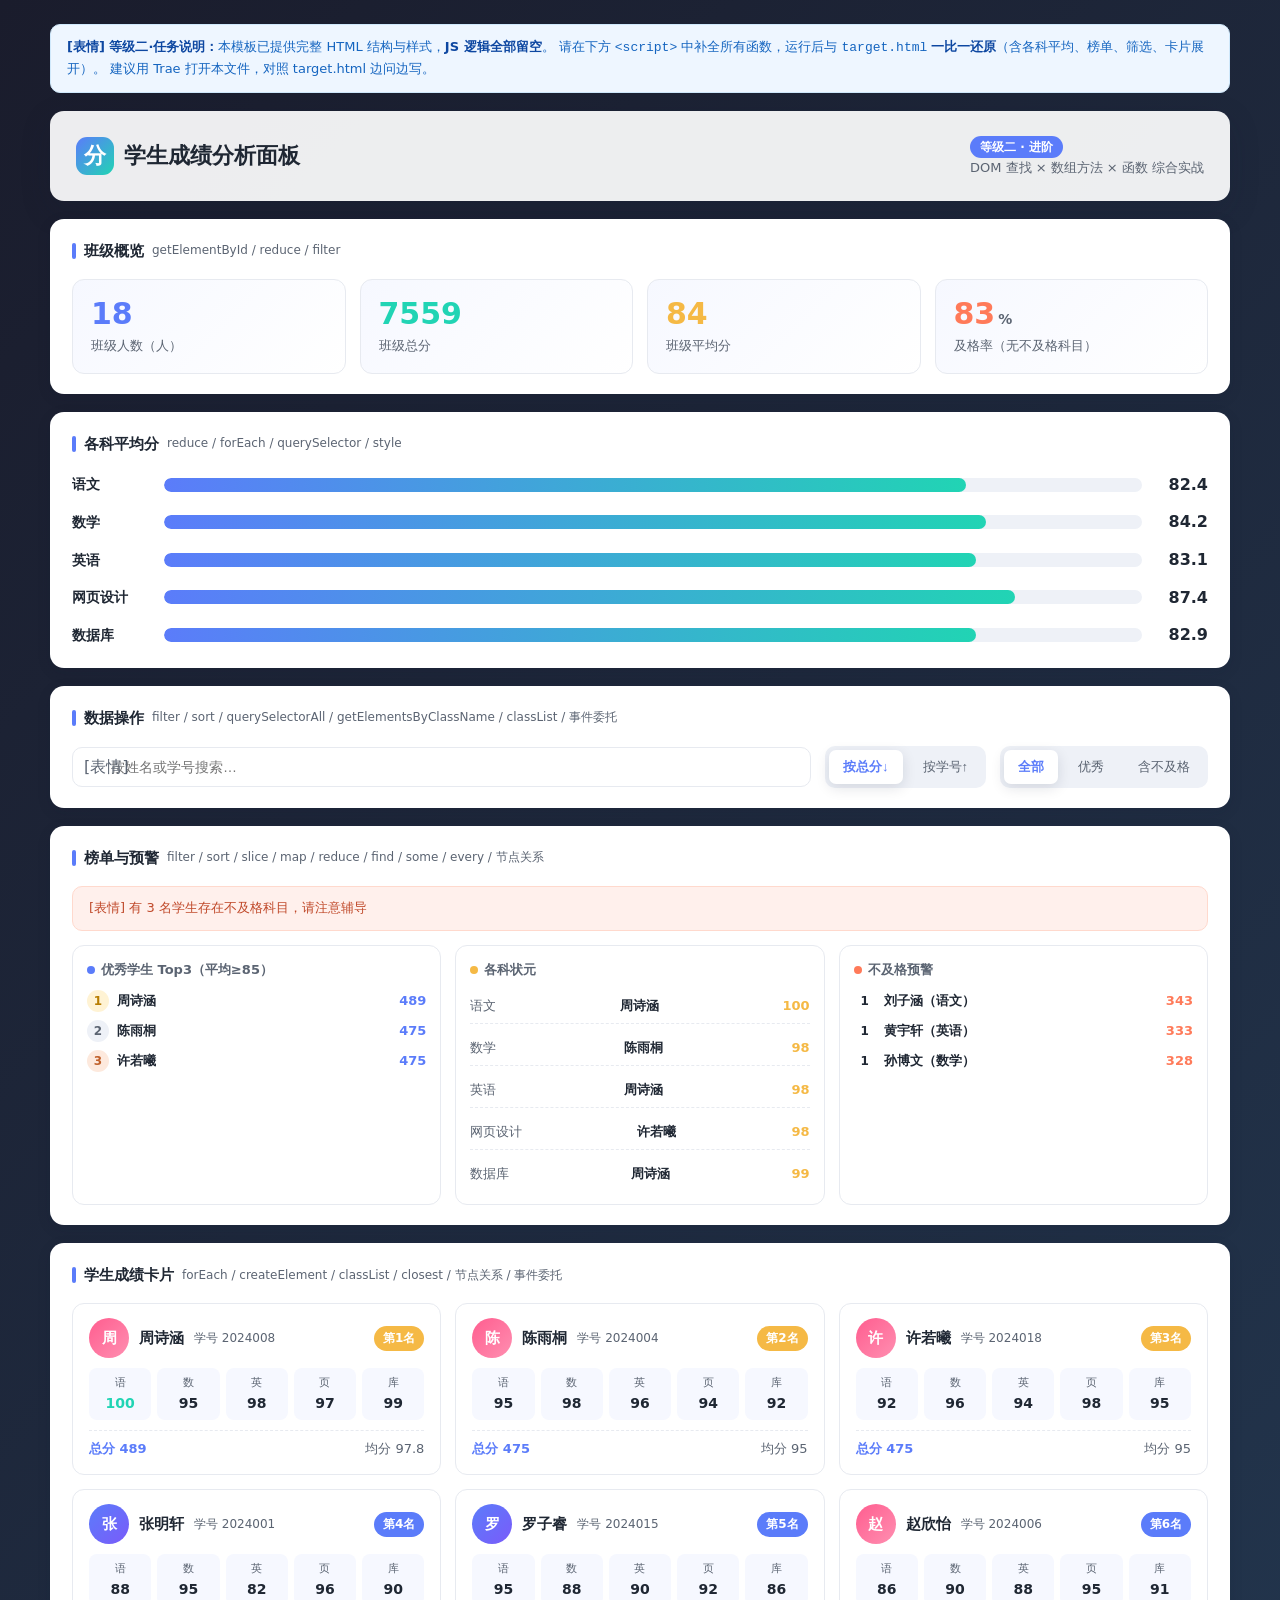
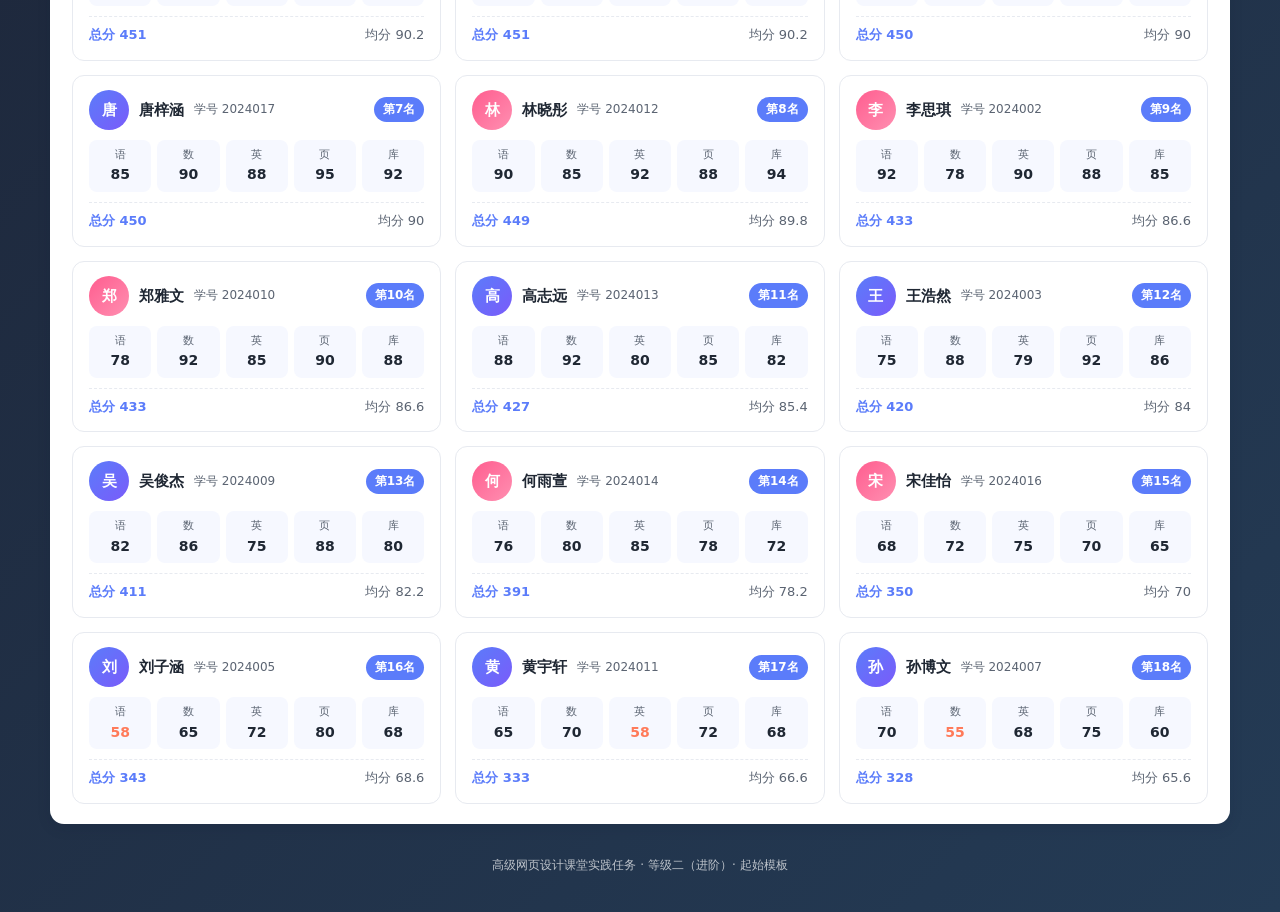
<file: starter-level2-tyl-330.html>
<!DOCTYPE html>
<html lang="zh-CN">
<head>
<meta charset="UTF-8">
<meta name="viewport" content="width=device-width, initial-scale=1.0">
<title>学生成绩分析面板 · 等级二（起始模板）</title>
<style>
  /* 样式与 target.html 完全一致，方便一比一对照还原 */
  :root{
    --bg-1:#1a1c2c; --bg-2:#243b55;
    --card:#ffffff; --card-soft:rgba(255,255,255,.92);
    --ink:#1f2733; --ink-soft:#5b6472; --line:#e7eaf0;
    --primary:#5b7cfa; --primary-d:#3f5fd9;
    --accent:#21d4b4; --warn:#ff7a59; --gold:#f5b945; --rose:#ff5d8f;
    --radius:14px; --shadow:0 10px 30px rgba(20,28,48,.18);
    --shadow-sm:0 4px 14px rgba(20,28,48,.12);
  }
  *{box-sizing:border-box;margin:0;padding:0}
  body{font-family:"PingFang SC","Microsoft YaHei","Segoe UI",system-ui,sans-serif;background:linear-gradient(135deg,var(--bg-1),var(--bg-2));min-height:100vh;color:var(--ink);line-height:1.6;padding:24px}
  .wrap{max-width:1180px;margin:0 auto}
  header.head{background:var(--card-soft);border-radius:var(--radius);padding:22px 26px;box-shadow:var(--shadow);display:flex;align-items:center;justify-content:space-between;flex-wrap:wrap;gap:12px;margin-bottom:18px}
  .head h1{font-size:22px;display:flex;align-items:center;gap:10px}
  .head h1 .logo{width:38px;height:38px;border-radius:11px;flex:none;background:linear-gradient(135deg,var(--primary),var(--accent));display:grid;place-items:center;color:#fff;font-weight:700}
  .head .sub{color:var(--ink-soft);font-size:13px}
  .tag-level{font-size:12px;font-weight:700;color:#fff;background:var(--primary);padding:4px 10px;border-radius:20px}
  section.block{background:var(--card);border-radius:var(--radius);padding:20px 22px;box-shadow:var(--shadow-sm);margin-bottom:18px}
  .block-title{font-size:15px;font-weight:700;display:flex;align-items:center;gap:8px;margin-bottom:16px;color:var(--ink)}
  .block-title::before{content:"";width:4px;height:16px;border-radius:3px;background:var(--primary)}
  .block-title .hint{font-weight:400;color:var(--ink-soft);font-size:12px}
  .stat-grid{display:grid;grid-template-columns:repeat(4,1fr);gap:14px}
  .stat-card{background:linear-gradient(135deg,#f6f8ff,#fff);border:1px solid var(--line);border-radius:12px;padding:16px 18px;position:relative;overflow:hidden}
  .stat-card .stat-value{font-size:30px;font-weight:800;color:var(--primary);line-height:1.2}
  .stat-card .stat-label{font-size:13px;color:var(--ink-soft);margin-top:4px}
  .stat-card .stat-unit{font-size:14px;color:var(--ink-soft);font-weight:600;margin-left:3px}
  .stat-card.accent .stat-value{color:var(--accent)}
  .stat-card.warn .stat-value{color:var(--warn)}
  .stat-card.gold .stat-value{color:var(--gold)}
  .subject-list{display:flex;flex-direction:column;gap:12px}
  .subject-item{display:grid;grid-template-columns:80px 1fr 54px;align-items:center;gap:12px}
  .subject-name{font-size:14px;font-weight:600}
  .subject-bar{height:14px;border-radius:8px;background:#eef1f7;overflow:hidden}
  .subject-bar i{display:block;height:100%;border-radius:8px;background:linear-gradient(90deg,var(--primary),var(--accent));width:0;transition:width .6s ease}
  .subject-value{text-align:right;font-weight:700;color:var(--ink)}
  .controls{display:flex;flex-wrap:wrap;gap:14px;align-items:center;justify-content:space-between}
  .search-box{position:relative;flex:1;min-width:220px}
  .search-box input{width:100%;padding:11px 14px 11px 38px;border:1px solid var(--line);border-radius:10px;font-size:14px;outline:none;transition:border-color .2s}
  .search-box input:focus{border-color:var(--primary)}
  .search-box .ico{position:absolute;left:12px;top:50%;transform:translateY(-50%);color:var(--ink-soft)}
  .btn-group{display:flex;gap:6px;background:#eef1f7;padding:4px;border-radius:10px}
  .btn-group button{border:none;background:transparent;padding:8px 14px;border-radius:7px;font-size:13px;color:var(--ink-soft);cursor:pointer;transition:all .18s}
  .btn-group button.active{background:#fff;color:var(--primary);font-weight:700;box-shadow:var(--shadow-sm)}
  .rank-grid{display:grid;grid-template-columns:repeat(3,1fr);gap:14px}
  .rank-card{border:1px solid var(--line);border-radius:12px;padding:14px;background:#fff}
  .rank-card h4{font-size:13px;color:var(--ink-soft);margin-bottom:10px;display:flex;align-items:center;gap:6px}
  .rank-card h4 .dot{width:8px;height:8px;border-radius:50%;background:var(--primary)}
  .rank-card.champions h4 .dot{background:var(--gold)}
  .rank-card.fail h4 .dot{background:var(--warn)}
  .rank-list{display:flex;flex-direction:column;gap:8px}
  .rank-row{display:flex;align-items:center;justify-content:space-between;font-size:13px}
  .rank-row .rk{width:22px;height:22px;border-radius:50%;flex:none;display:grid;place-items:center;font-weight:700;font-size:12px}
  .rank-row .rk.r1{background:#fff3d4;color:#b87d00}
  .rank-row .rk.r2{background:#eef1f7;color:var(--ink-soft)}
  .rank-row .rk.r3{background:#fde9dd;color:#c0602a}
  .rank-row .nm{flex:1;margin:0 8px;font-weight:600}
  .rank-row .vl{font-weight:700;color:var(--primary)}
  .rank-card.fail .rank-row .vl{color:var(--warn)}
  .champ-row{display:flex;align-items:center;justify-content:space-between;font-size:13px;padding:6px 0;border-bottom:1px dashed var(--line)}
  .champ-row:last-child{border-bottom:none}
  .champ-row .sbj{color:var(--ink-soft)}
  .champ-row .nm{font-weight:700}
  .champ-row .vl{color:var(--gold);font-weight:800}
  .empty{color:var(--ink-soft);font-size:13px;font-style:italic;text-align:center;padding:10px 0}
  .status-tip{padding:11px 16px;border-radius:10px;font-size:13px;display:flex;align-items:center;gap:8px;background:#eaf6ff;color:#1565c0;border:1px solid #cfe8fb}
  .status-tip.bad{background:#fff0ec;color:#c0492a;border-color:#ffd9cd}
  .student-grid{display:grid;grid-template-columns:repeat(auto-fill,minmax(320px,1fr));gap:14px}
  .student-card{border:1px solid var(--line);border-radius:12px;padding:14px 16px;background:#fff;transition:transform .18s,box-shadow .18s;cursor:pointer}
  .student-card:hover{transform:translateY(-2px);box-shadow:var(--shadow-sm)}
  .student-card .hd{display:flex;align-items:center;gap:10px;margin-bottom:10px}
  .avatar{width:40px;height:40px;border-radius:50%;flex:none;display:grid;place-items:center;font-weight:700;color:#fff;font-size:15px}
  .avatar.boy{background:linear-gradient(135deg,#5b7cfa,#7a5bfa)}
  .avatar.girl{background:linear-gradient(135deg,#ff5d8f,#ff8fb1)}
  .student-card .name{font-weight:700;font-size:15px}
  .student-card .meta{font-size:12px;color:var(--ink-soft)}
  .student-card .rank-badge{margin-left:auto;font-size:12px;font-weight:700;color:#fff;background:var(--primary);padding:3px 9px;border-radius:20px}
  .student-card .rank-badge.gold{background:var(--gold)}
  .score-grid{display:grid;grid-template-columns:repeat(5,1fr);gap:6px;margin-bottom:10px}
  .score-item{text-align:center;background:#f6f8ff;border-radius:8px;padding:6px 2px}
  .score-item .sbj{font-size:11px;color:var(--ink-soft)}
  .score-item .val{font-size:14px;font-weight:700}
  .score-item .val.fail{color:var(--warn)}
  .score-item .val.full{color:var(--accent)}
  .student-card .ft{display:flex;align-items:center;justify-content:space-between;border-top:1px dashed var(--line);padding-top:8px;font-size:13px}
  .student-card .ft .total{font-weight:800;color:var(--primary)}
  .student-card .ft .avg{color:var(--ink-soft)}
  .student-card .detail{margin-top:0;max-height:0;overflow:hidden;transition:all .28s ease;font-size:13px;color:var(--ink-soft)}
  .student-card.open .detail{margin-top:10px;max-height:120px}
  .detail p{padding:3px 0}
  .detail b{color:var(--ink)}
  footer.foot{text-align:center;color:rgba(255,255,255,.7);font-size:12px;padding:14px 0}
  .task-note{background:#eef6ff;border:1px solid #cfe8fb;color:#1565c0;border-radius:10px;padding:12px 16px;font-size:13px;margin-bottom:18px}
  .task-note b{color:#0d47a1}
</style>
</head>
<body>
<div class="wrap">

  <!-- 任务提示（完成后可删除）-->
  <div class="task-note">
    <b>[表情] 等级二·任务说明：</b>本模板已提供完整 HTML 结构与样式，<b>JS 逻辑全部留空</b>。
    请在下方 <code>&lt;script&gt;</code> 中补全所有函数，运行后与
    <code>target.html</code> <b>一比一还原</b>（含各科平均、榜单、筛选、卡片展开）。
    建议用 Trae 打开本文件，对照 target.html 边问边写。
  </div>

  <header class="head">
    <h1><span class="logo">分</span>学生成绩分析面板</h1>
    <div>
      <span class="tag-level">等级二 · 进阶</span>
      <div class="sub">DOM 查找 × 数组方法 × 函数 综合实战</div>
    </div>
  </header>

  <!-- 区域1：统计卡片 -->
  <section class="block">
    <div class="block-title">班级概览 <span class="hint">getElementById / reduce / filter</span></div>
    <div class="stat-grid">
      <div class="stat-card"><div class="stat-value" id="statCount">0</div><div class="stat-label">班级人数（人）</div></div>
      <div class="stat-card accent"><div class="stat-value" id="statTotalScore">0</div><div class="stat-label">班级总分</div></div>
      <div class="stat-card gold"><div class="stat-value" id="statAvgScore">0</div><div class="stat-label">班级平均分</div></div>
      <div class="stat-card warn"><div class="stat-value" id="statPassRate">0<span class="stat-unit">%</span></div><div class="stat-label">及格率（无不及格科目）</div></div>
    </div>
  </section>

  <!-- 区域2：各科平均分（等级二新增）-->
  <section class="block">
    <div class="block-title">各科平均分 <span class="hint">reduce / forEach / querySelector / style</span></div>
    <div class="subject-list" id="subjectList"></div>
  </section>

  <!-- 区域3：控制区（搜索 + 排序 + 筛选）-->
  <section class="block">
    <div class="block-title">数据操作 <span class="hint">filter / sort / querySelectorAll / getElementsByClassName / classList / 事件委托</span></div>
    <div class="controls">
      <div class="search-box">
        <span class="ico">[表情]</span>
        <input type="text" id="searchInput" placeholder="按姓名或学号搜索…">
      </div>
      <div class="btn-group" id="sortBtns">
        <button class="active" data-sort="total">按总分↓</button>
        <button data-sort="id">按学号↑</button>
      </div>
      <div class="btn-group" id="filterBtns">
        <button class="active" data-filter="all">全部</button>
        <button data-filter="excellent">优秀</button>
        <button data-filter="fail">含不及格</button>
      </div>
    </div>
  </section>

  <!-- 区域4：榜单与预警（等级二新增）-->
  <section class="block">
    <div class="block-title">榜单与预警 <span class="hint">filter / sort / slice / map / reduce / find / some / every / 节点关系</span></div>
    <div class="status-tip" id="statusTip"></div>
    <div class="rank-grid" style="margin-top:14px">
      <div class="rank-card">
        <h4><span class="dot"></span>优秀学生 Top3（平均≥85）</h4>
        <div class="rank-list" id="topStudentsList"></div>
      </div>
      <div class="rank-card champions">
        <h4><span class="dot"></span>各科状元</h4>
        <div class="rank-list" id="subjectChampionsList"></div>
      </div>
      <div class="rank-card fail">
        <h4><span class="dot"></span>不及格预警</h4>
        <div class="rank-list" id="failWarningList"></div>
      </div>
    </div>
  </section>

  <!-- 区域5：学生卡片列表 -->
  <section class="block">
    <div class="block-title">学生成绩卡片 <span class="hint">forEach / createElement / classList / closest / 节点关系 / 事件委托</span></div>
    <div class="student-grid" id="studentList"></div>
  </section>

  <footer class="foot">高级网页设计课堂实践任务 · 等级二（进阶）· 起始模板</footer>
</div>

<script src="data.js"></script>
<script>
/* ============================================================
 * 等级二（进阶）· 起始模板
 * 在下方补全全部函数，运行后与 target.html 一比一还原
 * 数据来源：window.STUDENTS / window.SUBJECTS（见 data.js）
 * ------------------------------------------------------------
 * 【考察点速查表】
 *   DOM 查找: getElementById / querySelector / querySelectorAll
 *             / getElementsByClassName(动态集合) / 节点关系(parentNode,
 *             children, nextElementSibling, firstElementChild, lastElementChild,
 *             closest) / classList
 *   数组方法: forEach / map / filter / reduce / sort / find / some / every / slice
 *   函数    : 计算函数(纯函数) / 渲染函数 / 事件处理 / 事件委托 / 工具函数
 * ============================================================ */
(function () {
  "use strict";
  const STUDENTS = window.STUDENTS;
  const SUBJECTS = window.SUBJECTS;

  const PASS_LINE = 60;
  const EXCELLENT_AVG = 85;


  /* ---------- 工具函数 ---------- */
  // 不及格返回 "fail"，满分返回 "full"
  function scoreClass(v) {
    if (v < PASS_LINE) { return "fail"; }
    if (v >= 100) { return "full"; }
    return "";
  }

  // 总分：reduce 累加各科
  function getTotal(s) {
    return SUBJECTS.reduce(function (cyr_sum, cyr_sub) { return cyr_sum + s[cyr_sub.key]; }, 0);
  }

  // 平均分：总分/科目数，保留1位小数
  function getAvg(s) {
    return Math.round(getTotal(s) / SUBJECTS.length * 10) / 10;
  }

  // 不及格科目数组：filter
  function getFails(s) {
    return SUBJECTS.filter(function (cyr_sub) { return s[cyr_sub.key] < PASS_LINE; });
  }

  // 姓名首字
  function firstName(s) {
    return s.name.charAt(0);
  }


  /* ============ 以下为本等级必做函数 ============ */

  /* ① 渲染统计卡片 —— getElementById + reduce + filter
   * 人数 / 总分 / 平均分 / 及格率（无不及格科目人数占比）
   * 注意 statPassRate 内有 <span class="stat-unit">%</span>，用 .firstChild 改数字
   */
  function renderStats(list) {
    var cyr_count = list.length;

    var cyr_totalScore = list.reduce(function (cyr_sum, cyr_s) {
      return cyr_sum + getTotal(cyr_s);
    }, 0);

    var cyr_avgScore = cyr_count === 0 ? 0
      : Math.round(cyr_totalScore / (cyr_count * SUBJECTS.length) * 10) / 10;

    var cyr_passCount = list.filter(function (cyr_s) {
      return getFails(cyr_s).length === 0;
    }).length;

    var cyr_passRate = cyr_count === 0 ? 0
      : Math.round(cyr_passCount / cyr_count * 100);

    document.getElementById("statCount").textContent = cyr_count;
    document.getElementById("statTotalScore").textContent = cyr_totalScore;
    document.getElementById("statAvgScore").textContent = cyr_avgScore;

    var cyr_passRateEl = document.getElementById("statPassRate");
    cyr_passRateEl.firstChild.textContent = cyr_passRate;
  }


  /* ② 渲染各科平均分 —— reduce + forEach + querySelector + style（进度条）
   * 每科用 reduce 求平均，生成 .subject-item，进度条宽度 = 平均分/满分
   * 用 requestAnimationFrame 触发 width 动画（item.querySelector("i")）
   */
  function renderSubjectAverages(list) {
    var cyr_container = document.getElementById("subjectList");
    cyr_container.innerHTML = "";

    SUBJECTS.forEach(function (cyr_sub) {
      var cyr_subAvg = list.length === 0 ? 0
        : Math.round(list.reduce(function (cyr_sum, cyr_s) {
            return cyr_sum + cyr_s[cyr_sub.key];
          }, 0) / list.length * 10) / 10;

      var cyr_item = document.createElement("div");
      cyr_item.className = "subject-item";

      var cyr_name = document.createElement("div");
      cyr_name.className = "subject-name";
      cyr_name.textContent = cyr_sub.name;

      var cyr_bar = document.createElement("div");
      cyr_bar.className = "subject-bar";
      var cyr_barInner = document.createElement("i");
      cyr_bar.appendChild(cyr_barInner);

      var cyr_value = document.createElement("div");
      cyr_value.className = "subject-value";
      cyr_value.textContent = cyr_subAvg;

      cyr_item.appendChild(cyr_name);
      cyr_item.appendChild(cyr_bar);
      cyr_item.appendChild(cyr_value);
      cyr_container.appendChild(cyr_item);

      // 下一轮事件循环设置 width，触发 CSS transition 动画
      var cyr_pct = Math.round(cyr_subAvg / cyr_sub.full * 100);
      requestAnimationFrame(function () {
        cyr_barInner.style.width = cyr_pct + "%";
      });
    });
  }


  /* ③ 渲染榜单与预警 —— filter + sort + slice + map + reduce + find + some + every
   * 包含三块：优秀Top3 / 各科状元 / 不及格预警，外加 #statusTip 状态条
   */
  function renderRankings(list) {
    // --- 优秀学生 Top3（平均≥85，按总分降序，取前3）---
    var cyr_topList = document.getElementById("topStudentsList");
    cyr_topList.innerHTML = "";
    var cyr_top3 = list
      .filter(function (cyr_s) { return getAvg(cyr_s) >= EXCELLENT_AVG; })
      .slice()
      .sort(function (cyr_a, cyr_b) { return getTotal(cyr_b) - getTotal(cyr_a); })
      .slice(0, 3);

    if (cyr_top3.length === 0) {
      cyr_topList.innerHTML = '<div class="empty">暂无优秀学生</div>';
    } else {
      var cyr_rankClass = ["rk r1", "rk r2", "rk r3"];
      cyr_top3.forEach(function (cyr_s, cyr_i) {
        var cyr_row = document.createElement("div");
        cyr_row.className = "rank-row";

        var cyr_rk = document.createElement("div");
        cyr_rk.className = cyr_rankClass[cyr_i];
        cyr_rk.textContent = cyr_i + 1;

        var cyr_nm = document.createElement("div");
        cyr_nm.className = "nm";
        cyr_nm.textContent = cyr_s.name;

        var cyr_vl = document.createElement("div");
        cyr_vl.className = "vl";
        cyr_vl.textContent = getTotal(cyr_s);

        cyr_row.appendChild(cyr_rk);
        cyr_row.appendChild(cyr_nm);
        cyr_row.appendChild(cyr_vl);
        cyr_topList.appendChild(cyr_row);
      });
    }

    // --- 各科状元（遍历科目，reduce 找该科最高分者）---
    var cyr_champList = document.getElementById("subjectChampionsList");
    cyr_champList.innerHTML = "";

    SUBJECTS.forEach(function (cyr_sub) {
      var cyr_maxScore = Math.max.apply(null, list.map(function (cyr_s) { return cyr_s[cyr_sub.key]; }));
      // find 返回第一个最高分者
      var cyr_champ = list.find(function (cyr_s) { return cyr_s[cyr_sub.key] === cyr_maxScore; });

      if (!cyr_champ) { return; }

      var cyr_row = document.createElement("div");
      cyr_row.className = "champ-row";

      var cyr_sbj = document.createElement("div");
      cyr_sbj.className = "sbj";
      cyr_sbj.textContent = cyr_sub.name;

      var cyr_nm = document.createElement("div");
      cyr_nm.className = "nm";
      cyr_nm.textContent = cyr_champ.name;

      var cyr_vl = document.createElement("div");
      cyr_vl.className = "vl";
      cyr_vl.textContent = cyr_maxScore;

      cyr_row.appendChild(cyr_sbj);
      cyr_row.appendChild(cyr_nm);
      cyr_row.appendChild(cyr_vl);
      cyr_champList.appendChild(cyr_row);
    });

    // --- 不及格预警 ---
    var cyr_failList = document.getElementById("failWarningList");
    cyr_failList.innerHTML = "";
    var cyr_fails = list
      .filter(function (cyr_s) { return getFails(cyr_s).length > 0; })
      .slice()
      .sort(function (cyr_a, cyr_b) { return getFails(cyr_b).length - getFails(cyr_a).length; });

    if (cyr_fails.length === 0) {
      cyr_failList.innerHTML = '<div class="empty">全员通过，无预警</div>';
    } else {
      cyr_fails.forEach(function (cyr_s) {
        var cyr_failNames = getFails(cyr_s).map(function (cyr_f) { return cyr_f.name; }).join("、");

        var cyr_row = document.createElement("div");
        cyr_row.className = "rank-row";

        var cyr_rk = document.createElement("div");
        cyr_rk.className = "rk";
        cyr_rk.textContent = getFails(cyr_s).length;

        var cyr_nm = document.createElement("div");
        cyr_nm.className = "nm";
        cyr_nm.textContent = cyr_s.name + "（" + cyr_failNames + "）";

        var cyr_vl = document.createElement("div");
        cyr_vl.className = "vl";
        cyr_vl.textContent = getTotal(cyr_s);

        cyr_row.appendChild(cyr_rk);
        cyr_row.appendChild(cyr_nm);
        cyr_row.appendChild(cyr_vl);
        cyr_failList.appendChild(cyr_row);
      });
    }

    // --- 状态条：some 判断有不及格 / every 判断全员优秀 ---
    var cyr_tip = document.getElementById("statusTip");
    var cyr_hasFail = list.some(function (cyr_s) { return getFails(cyr_s).length > 0; });
    var cyr_allExcellent = list.length > 0 && list.every(function (cyr_s) { return getAvg(cyr_s) >= EXCELLENT_AVG; });

    cyr_tip.classList.remove("bad");
    if (cyr_allExcellent) {
      cyr_tip.textContent = "[表情] 全员优秀，平均分均达 85 分以上";
      cyr_tip.classList.remove("bad");
    } else if (cyr_hasFail) {
      var cyr_failCount = cyr_fails.length;
      cyr_tip.textContent = "[表情] 有 " + cyr_failCount + " 名学生存在不及格科目，请注意辅导";
      cyr_tip.classList.add("bad");
    } else {
      cyr_tip.textContent = "[表情] 全班均已及格，继续保持";
    }
  }


  /* ④ 渲染学生卡片列表 —— forEach + createElement + classList
   * 每张卡片：头像+姓名+学号+排名徽章 / 五科分数网格 / 总分+均分 / 详情区
   * 排名 = 当前 list 中的序号+1；前3名徽章加 gold 类
   * 详情区 .detail 默认隐藏，点击卡片后 .student-card.open 展开
   */
  function renderStudentCards(list) {
    var cyr_container = document.getElementById("studentList");
    cyr_container.innerHTML = "";

    list.forEach(function (cyr_s, cyr_idx) {
      var cyr_rank = cyr_idx + 1;
      var cyr_total = getTotal(cyr_s);
      var cyr_avg = getAvg(cyr_s);
      var cyr_fails = getFails(cyr_s);

      // 卡片根节点
      var cyr_card = document.createElement("div");
      cyr_card.className = "student-card";
      cyr_card.setAttribute("data-id", cyr_s.id);

      // 头部
      var cyr_hd = document.createElement("div");
      cyr_hd.className = "hd";

      var cyr_avatar = document.createElement("div");
      cyr_avatar.className = "avatar " + (cyr_s.gender === "男" ? "boy" : "girl");
      cyr_avatar.textContent = firstName(cyr_s);

      var cyr_nameEl = document.createElement("div");
      cyr_nameEl.className = "name";
      cyr_nameEl.textContent = cyr_s.name;

      var cyr_meta = document.createElement("div");
      cyr_meta.className = "meta";
      cyr_meta.textContent = "学号 " + cyr_s.id;

      var cyr_badge = document.createElement("span");
      cyr_badge.className = "rank-badge" + (cyr_rank <= 3 ? " gold" : "");
      cyr_badge.textContent = "第" + cyr_rank + "名";

      cyr_hd.appendChild(cyr_avatar);
      cyr_hd.appendChild(cyr_nameEl);
      cyr_hd.appendChild(cyr_meta);
      cyr_hd.appendChild(cyr_badge);

      // 五科分数网格
      var cyr_scoreGrid = document.createElement("div");
      cyr_scoreGrid.className = "score-grid";

      SUBJECTS.forEach(function (cyr_sub) {
        var cyr_scoreItem = document.createElement("div");
        cyr_scoreItem.className = "score-item";

        var cyr_sbj = document.createElement("div");
        cyr_sbj.className = "sbj";
        cyr_sbj.textContent = cyr_sub.abbr;

        var cyr_val = document.createElement("div");
        cyr_val.className = "val " + scoreClass(cyr_s[cyr_sub.key]);
        cyr_val.textContent = cyr_s[cyr_sub.key];

        cyr_scoreItem.appendChild(cyr_sbj);
        cyr_scoreItem.appendChild(cyr_val);
        cyr_scoreGrid.appendChild(cyr_scoreItem);
      });

      // 底部：总分 + 均分
      var cyr_ft = document.createElement("div");
      cyr_ft.className = "ft";

      var cyr_totalEl = document.createElement("div");
      cyr_totalEl.className = "total";
      cyr_totalEl.textContent = "总分 " + cyr_total;

      var cyr_avgEl = document.createElement("div");
      cyr_avgEl.className = "avg";
      cyr_avgEl.textContent = "均分 " + cyr_avg;

      cyr_ft.appendChild(cyr_totalEl);
      cyr_ft.appendChild(cyr_avgEl);

      // 详情区：等级二新增，点击展开
      var cyr_detail = document.createElement("div");
      cyr_detail.className = "detail";

      var cyr_p1 = document.createElement("p");
      var cyr_p2 = document.createElement("p");
      cyr_p2.textContent = "学号：" + cyr_s.id + " | 性别：" + cyr_s.gender;
      if (cyr_fails.length > 0) {
        cyr_p1.innerHTML = "<b>[表情] 不及格科目：</b>" + cyr_fails.map(function (cyr_f) {
          return cyr_f.name + "（" + cyr_s[cyr_f.key] + "）";
        }).join("、");
      } else {
        cyr_p1.innerHTML = "<b>[表情] 所有科目均及格</b>";
      }

      cyr_detail.appendChild(cyr_p1);
      cyr_detail.appendChild(cyr_p2);

      // 组装
      cyr_card.appendChild(cyr_hd);
      cyr_card.appendChild(cyr_scoreGrid);
      cyr_card.appendChild(cyr_ft);
      cyr_card.appendChild(cyr_detail);
      cyr_container.appendChild(cyr_card);
    });
  }


  /* ⑤ 搜索 —— filter + 姓名或学号命中（忽略大小写、去空格）
   * 无关键字返回全部
   */
  function search(keyword) {
    var cyr_kw = keyword.trim().toLowerCase();
    if (!cyr_kw) { return STUDENTS.slice(); }

    return STUDENTS.filter(function (cyr_s) {
      return cyr_s.name.toLowerCase().indexOf(cyr_kw) !== -1
          || cyr_s.id.toLowerCase().indexOf(cyr_kw) !== -1;
    });
  }


  /* ⑥ 排序 —— sort + slice（返回新数组）
   * by="total" 按总分降序；by="id" 按学号升序
   */
  var currentSort = "total";
  function sortList(list, by) {
    return list.slice().sort(function (cyr_a, cyr_b) {
      if (by === "id") {
        return cyr_a.id > cyr_b.id ? 1 : -1;
      }
      return getTotal(cyr_b) - getTotal(cyr_a);
    });
  }


  /* ⑦ 筛选 —— filter（等级二新增）
   * mode="excellent" 平均≥85；mode="fail" 有不及格；"all" 返回全部
   */
  var currentFilter = "all";
  function filterList(list, mode) {
    if (mode === "excellent") {
      return list.filter(function (cyr_s) { return getAvg(cyr_s) >= EXCELLENT_AVG; });
    }
    if (mode === "fail") {
      return list.filter(function (cyr_s) { return getFails(cyr_s).length > 0; });
    }
    return list.slice();
  }


  /* ---------- 主刷新流程：依次调用上述函数 ---------- */
  function refresh() {
    var kw = document.getElementById("searchInput").value;
    var data = filterList(sortList(search(kw), currentSort), currentFilter);
    renderStats(data);
    renderSubjectAverages(data);
    renderRankings(data);
    renderStudentCards(data);
  }


  /* ---------- 事件绑定（已给出，无需修改，但需理解 closest / 事件委托） ---------- */
  var timer = null;
  document.getElementById("searchInput").addEventListener("input", function () {
    clearTimeout(timer);
    timer = setTimeout(refresh, 200);
  });

  // 排序按钮：事件委托 + closest + querySelectorAll(静态集合)
  document.getElementById("sortBtns").addEventListener("click", function (e) {
    var btn = e.target.closest("button");
    if (!btn) return;
    currentSort = btn.getAttribute("data-sort");
    this.querySelectorAll("button").forEach(function (b) { b.classList.remove("active"); });
    btn.classList.add("active");
    refresh();
  });

  // 筛选按钮：事件委托 + closest + getElementsByClassName(动态集合) —— 考察动态vs静态集合
  document.getElementById("filterBtns").addEventListener("click", function (e) {
    var btn = e.target.closest("button");
    if (!btn) return;
    currentFilter = btn.getAttribute("data-filter");
    var btns = this.getElementsByClassName("active");
    while (btns.length) { btns[0].classList.remove("active"); }
    btn.classList.add("active");
    refresh();
  });

  // 卡片展开：事件委托 + closest + 节点关系(lastElementChild) + classList.toggle
  document.getElementById("studentList").addEventListener("click", function (e) {
    var card = e.target.closest(".student-card");
    if (!card) return;
    var detail = card.lastElementChild; // detail 是卡片最后一个子元素
    card.classList.toggle("open");
  });

  /* ---------- 初始化 ---------- */
  refresh();
})();
</script>
</body>
</html>
</file>
<file: font/iconfont.css>
@font-face {
  font-family: "iconfont"; /* Project id 5238932 */
  src: url('iconfont.woff2?t=1790573748400') format('woff2'),
       url('iconfont.woff?t=1790573748400') format('woff'),
       url('iconfont.ttf?t=1790573748400') format('truetype');
}

.iconfont {
  font-family: "iconfont" !important;
  font-size: 16px;
  font-style: normal;
  -webkit-font-smoothing: antialiased;
  -moz-osx-font-smoothing: grayscale;
}

.icon-a-232_anquan:before {
  content: "\e9af";
}

.icon-a-232_chaxie:before {
  content: "\e9b0";
}

.icon-a-232_cunchu:before {
  content: "\e9b1";
}

.icon-a-232_dingwei:before {
  content: "\e9b2";
}

.icon-a-xingxing2:before {
  content: "\e791";
}
</file>
